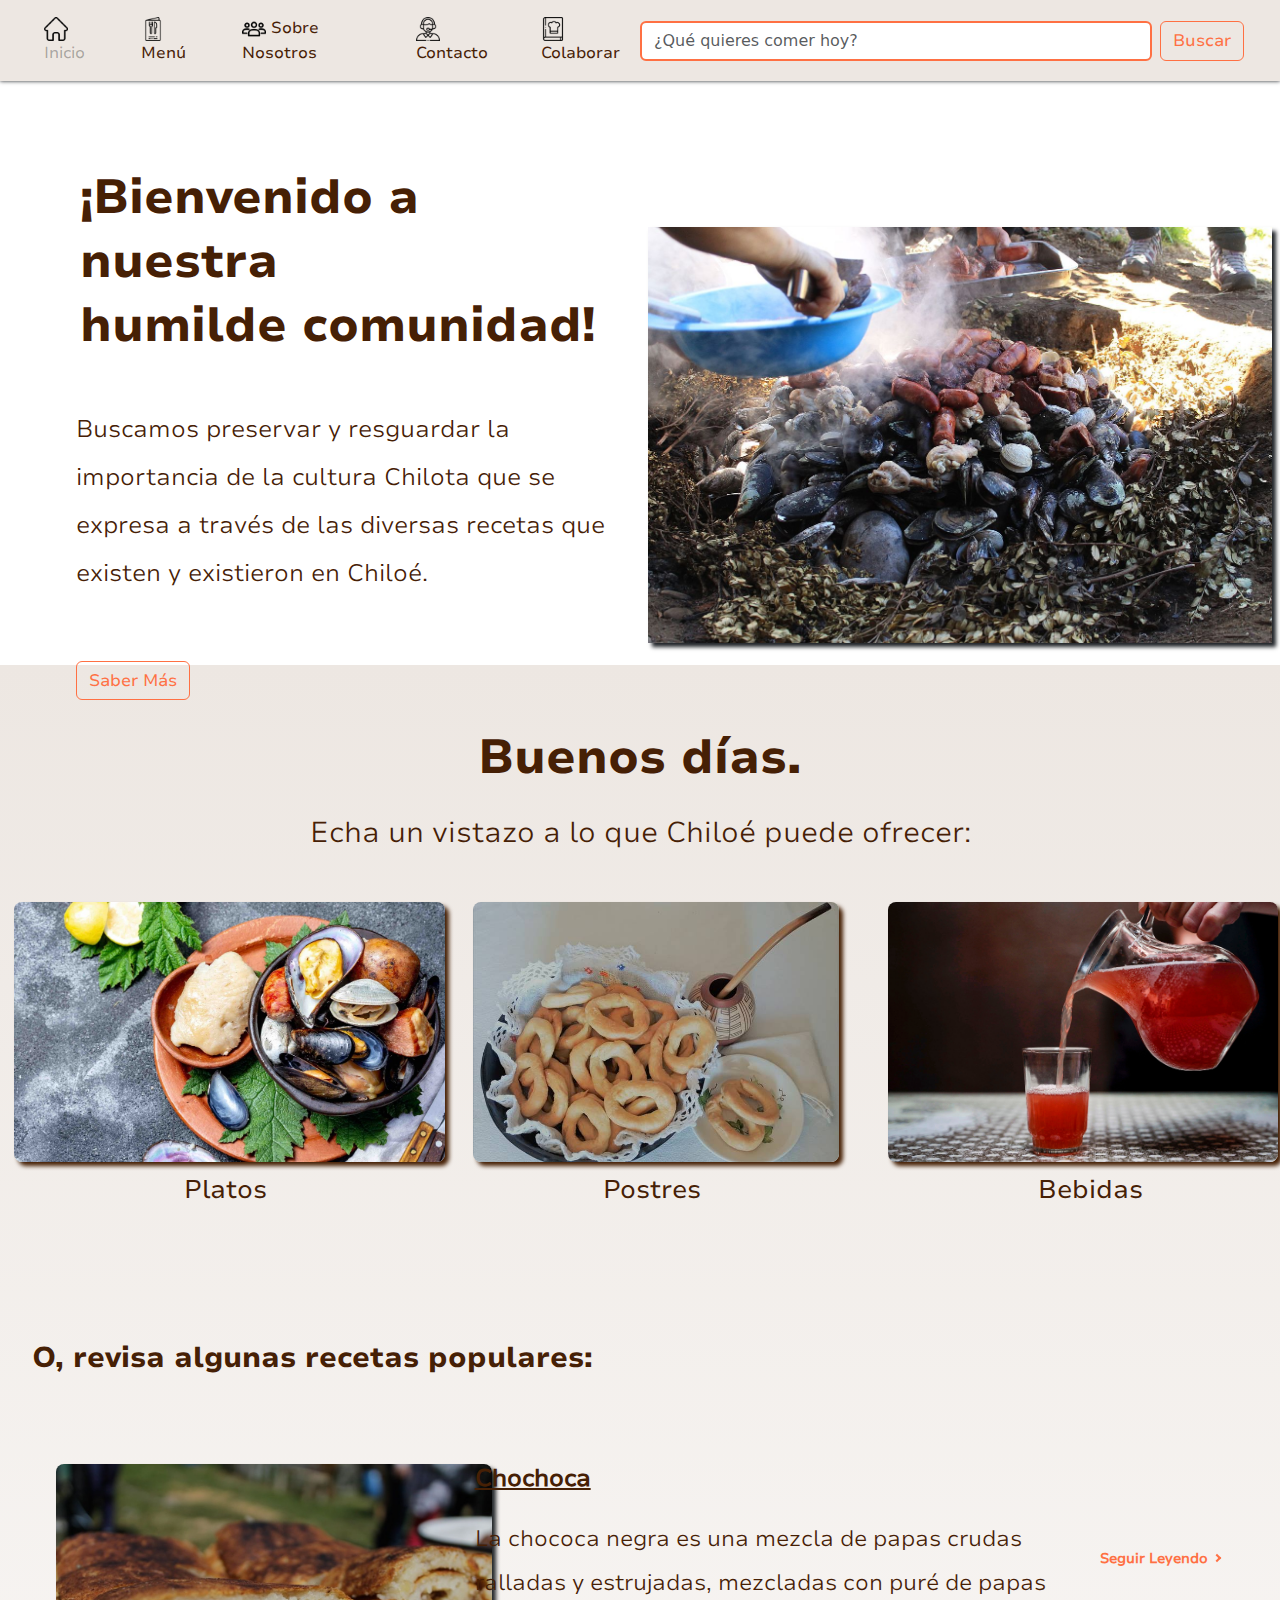
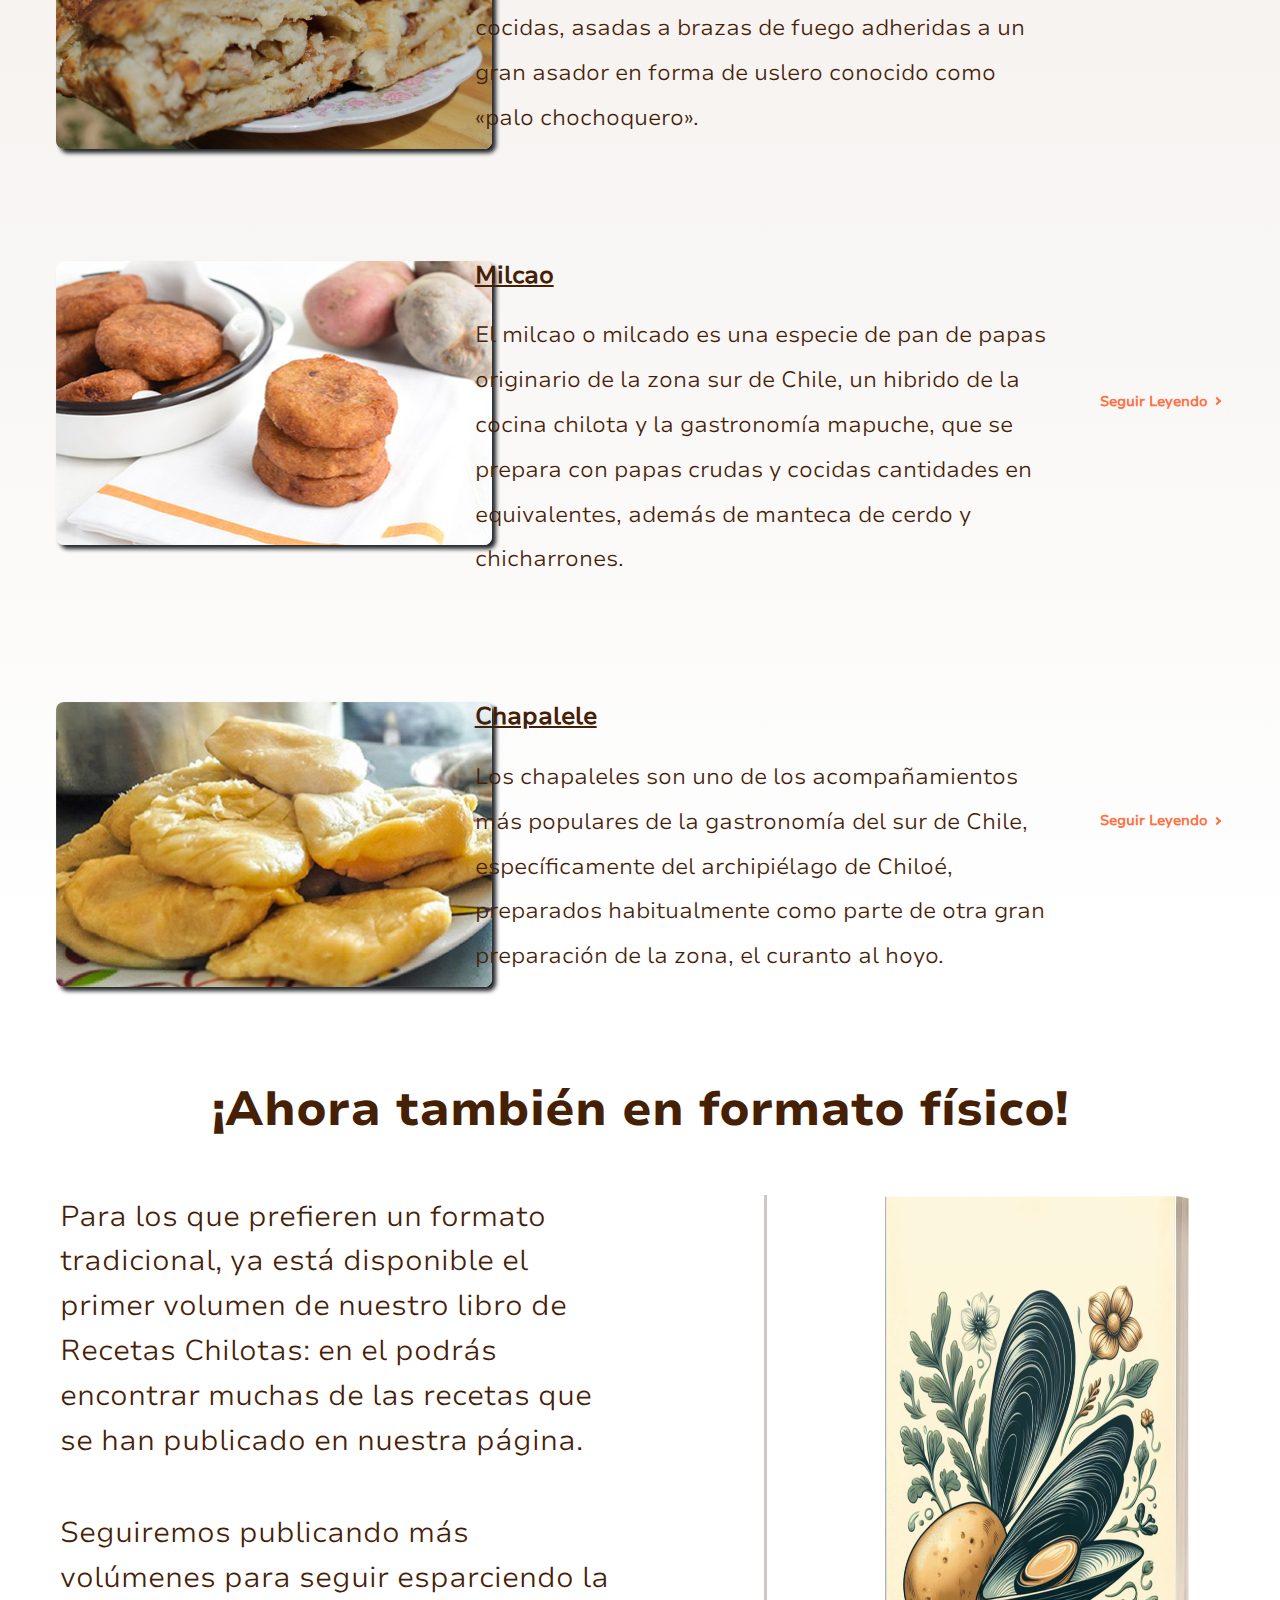
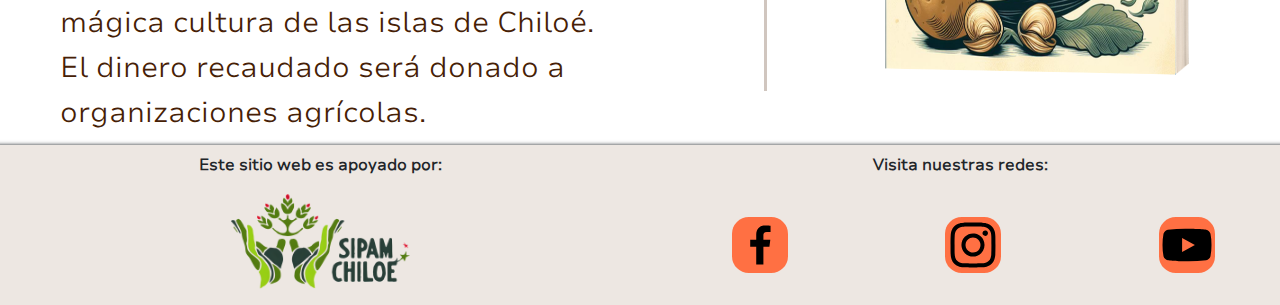
<file: index.html>
<!DOCTYPE html>
<html lang="es">
<head>

    <!-- METADATOS -->
    <meta charset="UTF-8">
    <meta name="author" content="Ignacio Díaz">
    <meta name="description" content="#">
    <meta name="keywords" content="#">
    <meta name="viewport" content="width=device-width, initial-scale=1">

    <!-- TITULO -->
    <title>Recetas Chilotas</title>

    <!-- FAVICON -->
    <link rel="icon" type="image/x-icon" href="assets/img/logo.png">

    <!-- BOOTSTRAP CSS -->
    <link rel="stylesheet" href="assets/css/bootstrap/css/bootstrap.min.css">
    <!-- CSS -->
    <link rel="stylesheet" href="assets/css/style.css">
    <!-- RESPONSIVE -->
    <link rel="stylesheet" href="assets/css/width/extra-extra-large.css">
    <link rel="stylesheet" href="assets/css/width/extra-large.css">
    <link rel="stylesheet" href="assets/css/width/large.css">
    <link rel="stylesheet" href="assets/css/width/medium.css">
    <link rel="stylesheet" href="assets/css/width/small.css">

</head>
<body>
    <!-- ENCABEZADO -->
    <header>
        <!-- BARRA DE NAVEGACION -->
        <nav class="navbar navbar-expand-lg">
            <div class="container-fluid">
                <button class="navbar-toggler" type="button" data-bs-toggle="collapse" data-bs-target="#navbarTogglerDemo01" aria-controls="navbarTogglerDemo01" aria-expanded="false" aria-label="Toggle navigation">
                    <span class="navbar-toggler-icon"></span>
                </button>
                <div class="collapse navbar-collapse" id="navbarTogglerDemo01">
                    <ul class="navbar-nav me-auto mb-2 mb-lg-0">
                        <li class="nav-item">
                            <a class="nav-link disabled ms-lg-4" aria-current="page" href="#">
                                <img src="assets/img/inicio.png" alt="Inicio">
                                Inicio</a>
                        </li>
                        <li class="nav-item">
                            <a class="nav-link ms-lg-4" href="menu.html">
                                <img src="assets/img/menu.png" alt="Menu" class="d-inline-block align-text-top">
                                Menú</a>
                        </li>
                        <li class="nav-item">
                            <a class="nav-link ms-lg-4" href="nosotros.html">
                                <img src="assets/img/nosotros.png" alt="Nosotros" class="d-inline-block align-text-top">
                                Sobre Nosotros</a>
                        </li>
                        <li class="nav-item">
                            <a class="nav-link ms-lg-4" href="contacto.html">
                                <img src="assets/img/contacto.png" alt="Contacto" class="d-inline-block align-text-top">
                                Contacto</a>
                        </li>
                        <li class="nav-item">
                            <a class="nav-link ms-lg-4" href="colaborar.html">
                                <img src="assets/img/colaborar.png" alt="Colaborar" class="d-inline-block align-text-top">
                                Colaborar</a>
                        </li>
                    </ul>
                    <form class="d-flex" role="search">
                        <input class="form-control me-2" type="search" placeholder="¿Qué quieres comer hoy?" aria-label="Search">
                        <button class="btn btn-outline-success me-4" type="submit">Buscar</button>
                    </form>
                </div>
            </div>
        </nav>
    </header>

    <!-- SECCION BIENVENIDA -->
    <section class="seccion-bienvenida">
        <div class="container-fluid">
            <div class="row">
                <div class="col-sm-12 col-md-12 col-lg-6 col-xl-6 col-xxl-6">
                    <h1>¡Bienvenido a nuestra <br> humilde comunidad!</h1>
                    <p>Buscamos preservar y resguardar la importancia de la cultura Chilota que se expresa a través de las diversas recetas que existen y existieron en Chiloé.</p>
                    <a class="btn" href="nosotros.html" role="button">Saber Más</a>
                </div>
                <div class="col-lg-6 col-xl-6 col-xxl-6 d-flex justify-content-center align-items-center">
                    <img src="assets/img/curanto-al-hoyo.jpg" alt="Curanto al Hoyo">
                </div>
            </div>
        </div>
    </section>


    <!-- SECCION 'OFRECER' -->
    <section class="seccion-ofrecer">
        <div class="container-fluid">
            <div class="row">
                <div class="col-sm-12 col-md-12 col-lg-12 col-xl-12 col-xxl-12">
                    <h1 class="d-flex justify-content-center">Buenos días.</h1>
                    <p class="d-flex justify-content-center">Echa un vistazo a lo que Chiloé puede ofrecer:</p>
                </div>
            </div>
            <div class="row">
                <div class="col-sm-4 col-md-4 col-lg-4 col-xl-4 col-xxl-4 d-flex justify-content-center">
                    <a href="menu.html">
                        <img src="assets/img/curanto.jpg" alt="Curanto">
                    </a>
                </div>
                <div class="col-sm-4 col-md-4 col-lg-4 col-xl-4 col-xxl-4 d-flex justify-content-center">
                    <a href="menu.html">
                        <img src="assets/img/roscas.jpg" alt="Roscas">
                    </a>
                </div>
                <div class="col-sm-4 col-md-4 col-lg-4 col-xl-4 col-xxl-4 d-flex justify-content-center">
                    <a href="menu.html">
                        <img src="assets/img/chicha.jpg" alt="Chicha">
                    </a>
                </div>
            </div>
            <div class="row">
                <div class="col-sm-4 col-md-4 col-lg-4 col-xl-4 col-xxl-4 d-flex justify-content-center">
                    <a href="menu.html">
                        <h2 class="ms-sm-2 ms-lg-4">Platos</h2>
                    </a>
                </div>
                <div class="col-sm-4 col-md-4 col-lg-4 col-xl-4 col-xxl-4 d-flex justify-content-center">
                    <a href="menu.html">
                        <h2 class="ms-sm-2 ms-lg-4">Postres</h2>
                    </a>
                </div>
                <div class="col-sm-4 col-md-4 col-lg-4 col-xl-4 col-xxl-4 d-flex justify-content-center">
                    <a href="menu.html">
                        <h2 class="ms-sm-2 ms-lg-5">Bebidas</h2>
                    </a>
                </div>
            </div>
                <!-- SECCION POPULARES -->
                <section class="seccion-populares">
                    <div class="container-fluid">
                        <div class="row">
                            <div class="col-sm-12 col-md-12 col-lg-12 col-xl-12 col-xxl-12">
                                <h1 class="ms-2">O, revisa algunas recetas populares:</h1>
                            </div>
                        </div>
                        <div class="row">
                            <div class="mt-sm-3 col-sm-12 col-md-12 col-lg-3 col-xl-4 col-xxl-4 mt-lg-4">
                                <div class="mt-lg-4">
                                    <img src="assets/img/chochoca.jpg" alt="Chochoca">
                                </div>
                            </div>
                            <div class="col-sm-9 col-md-9 col-lg-6 col-xl-6 col-xxl-6 mt-lg-4">
                                <h2>Chochoca</h2>
                                <p>La chococa negra es una mezcla de papas crudas ralladas y estrujadas, mezcladas con puré de papas cocidas, asadas a brazas de fuego adheridas a un gran asador en forma de uslero conocido como «palo chochoquero».</p>
                            </div>
                            <div class="col-sm-3 col-md-3 col-lg-3 col-xl-2 col-xxl-2 mt-lg-4 mb-sm-5 d-flex justify-content-center align-items-center">
                                <a href="recetas/chochoca.html">
                                    <button class="arrow-button">
                                        Seguir Leyendo
                                        <span class="arrow"></span>
                                    </button>
                                </a>
                            </div>
                        </div>
                        <div class="row">
                            <div class="col-sm-12 col-md-12 col-lg-3 col-xl-4 col-xxl-4 mt-lg-5">
                                <div class="mt-lg-4">
                                    <img src="assets/img/milcao.jpg" alt="Milcao">
                                </div>
                            </div>
                            <div class="col-sm-9 col-md-9 col-lg-6 col-xl-6 col-xxl-6 mt-lg-5">
                                <h2>Milcao</h2>
                                <p>El milcao o milcado es una especie de pan de papas originario de la zona sur de Chile, un hibrido de la cocina chilota y la gastronomía mapuche, que se prepara con papas crudas y cocidas cantidades en equivalentes, además de manteca de cerdo y chicharrones.</p>
                            </div>
                            <div class="col-sm-3 col-md-3 col-lg-3 col-xl-2 col-xxl-2 mt-lg-5 d-flex justify-content-center align-items-center">
                                <a href="recetas/milcao.html">
                                    <button class="arrow-button">
                                        Seguir Leyendo
                                        <span class="arrow"></span>
                                    </button>
                                </a>
                            </div>
                        </div>
                        <div class="row">
                            <div class="col-sm-12 col-md-12 col-lg-3 col-xl-4 col-xxl-4 mt-lg-5">
                                <div class="mt-lg-4">
                                    <img src="assets/img/chapalele.png" alt="Chapalele">
                                </div>
                            </div>
                            <div class="col-sm-9 col-md-9 col-lg-6 col-xl-6 col-xxl-6 mt-lg-5">
                                <h2>Chapalele</h2>
                                <p>Los chapaleles son uno de los acompañamientos más populares de la gastronomía del sur de Chile, específicamente del archipiélago de Chiloé, preparados habitualmente como parte de otra gran preparación de la zona, el curanto al hoyo.</p>
                            </div>
                            <div class="col-sm-3 col-md-3 col-lg-3 col-xl-2 col-xxl-2 mt-lg-5 d-flex justify-content-center align-items-center">
                                <a href="recetas/chapalele.html">
                                    <button class="arrow-button">
                                        Seguir Leyendo
                                        <span class="arrow"></span>
                                    </button>
                                </a>
                            </div>
                        </div>
                    </div>
                </section>
          </div>
    </section>


    <!-- SECCION LIBRO -->
    <section>
        <div class="container-fluid seccion-libro">
            <div class="row">
                <div class="col-sm-12 col-lg-12 col-xl-12 col-xxl-12 d-flex justify-content-center">
                    <h1>¡Ahora también en formato físico!</h1>
                </div>
            </div>
            <div class="row">
                <div class="col-sm-12 col-lg-6 col-xl-6 col-xxl-6">
                    <p class="ms-lg-5">Para los que prefieren un formato tradicional, ya está disponible el primer volumen de nuestro libro de Recetas Chilotas: en el podrás encontrar muchas de las recetas que se han publicado en nuestra página.</p>
                    <p class="ms-lg-5">Seguiremos publicando más volúmenes para seguir esparciendo la mágica cultura de las islas de Chiloé. El dinero recaudado será donado a organizaciones agrícolas.</p>
                </div>
                <div class="col-sm-1 col-lg-1 col-xl-1 col-xxl-1">
                    <hr class="mt-lg-5">
                </div>
                <div class="col-sm-12 col-lg-5 col-xl-5 col-xxl-5">
                    <div class="d-flex justify-content-lg-center mt-lg-5 ms-lg-5">
                        <a href="https://www.amazon.com/books-used-books-textbooks/b?ie=UTF8&node=283155">
                            <img src="assets/img/libro.png" alt="Libro">
                        </a>
                    </div>
                </div>
            </div>
        </div>
    </section>


    <!-- PIE DE PÁGINA -->
    <footer>
        <section class="pie">
            <div class="container-fluid">
                <div class="row">
                    <div class="col-sm-6 col-md-6 col-lg-6 col-xl-6 col-xxl-6 d-flex justify-content-center mt-2">
                        <p>Este sitio web es apoyado por:</p>
                    </div>
                    <div class="col-sm-6 col-md-6 col-lg-6 col-xl-6 col-xxl-6 d-flex justify-content-center mt-2">
                        <p>Visita nuestras redes:</p>
                    </div>
                </div>
                <div class="row">
                    <div class="col-sm-6 col-md-6 col-lg-6 col-xl-6 col-xxl-6">
                            <a href="https://sipamchiloe.minagri.gob.cl/" class="d-flex justify-content-center">
                                <img src="assets/img/logo-sipam.png" alt="SIPAM">
                            </a>
                    </div>
                    <div class="col-sm-2 col-md-2 col-lg-2 col-xl-2 col-xxl-2 redes">
                        <a href="https://www.facebook.com">
                            <img src="assets/img/facebook.svg" alt="Facebook">
                        </a>
                    </div>
                    <div class="col-sm-2 col-md-2 col-lg-2 col-xl-2 col-xxl-2 redes">
                        <a href="https://www.instagram.com">
                            <img src="assets/img/instagram.svg" alt="Instagram">
                        </a>
                    </div>
                    <div class="col-sm-2 col-md-2 col-lg-2 col-xl-2 col-xxl-2 redes">
                        <div>
                            <a href="https://www.youtube.com/">
                                <img src="assets/img/youtube.svg" alt="YouTube">
                            </a>
                        </div>
                    </div>
                </div>
            </div>
        </section>
    </footer>
    

    <!-- BOOTSTRAP JS -->
    <script src="assets/js/bootstrap/js/bootstrap.bundle.min.js"></script>
</body>
</html>
</file>
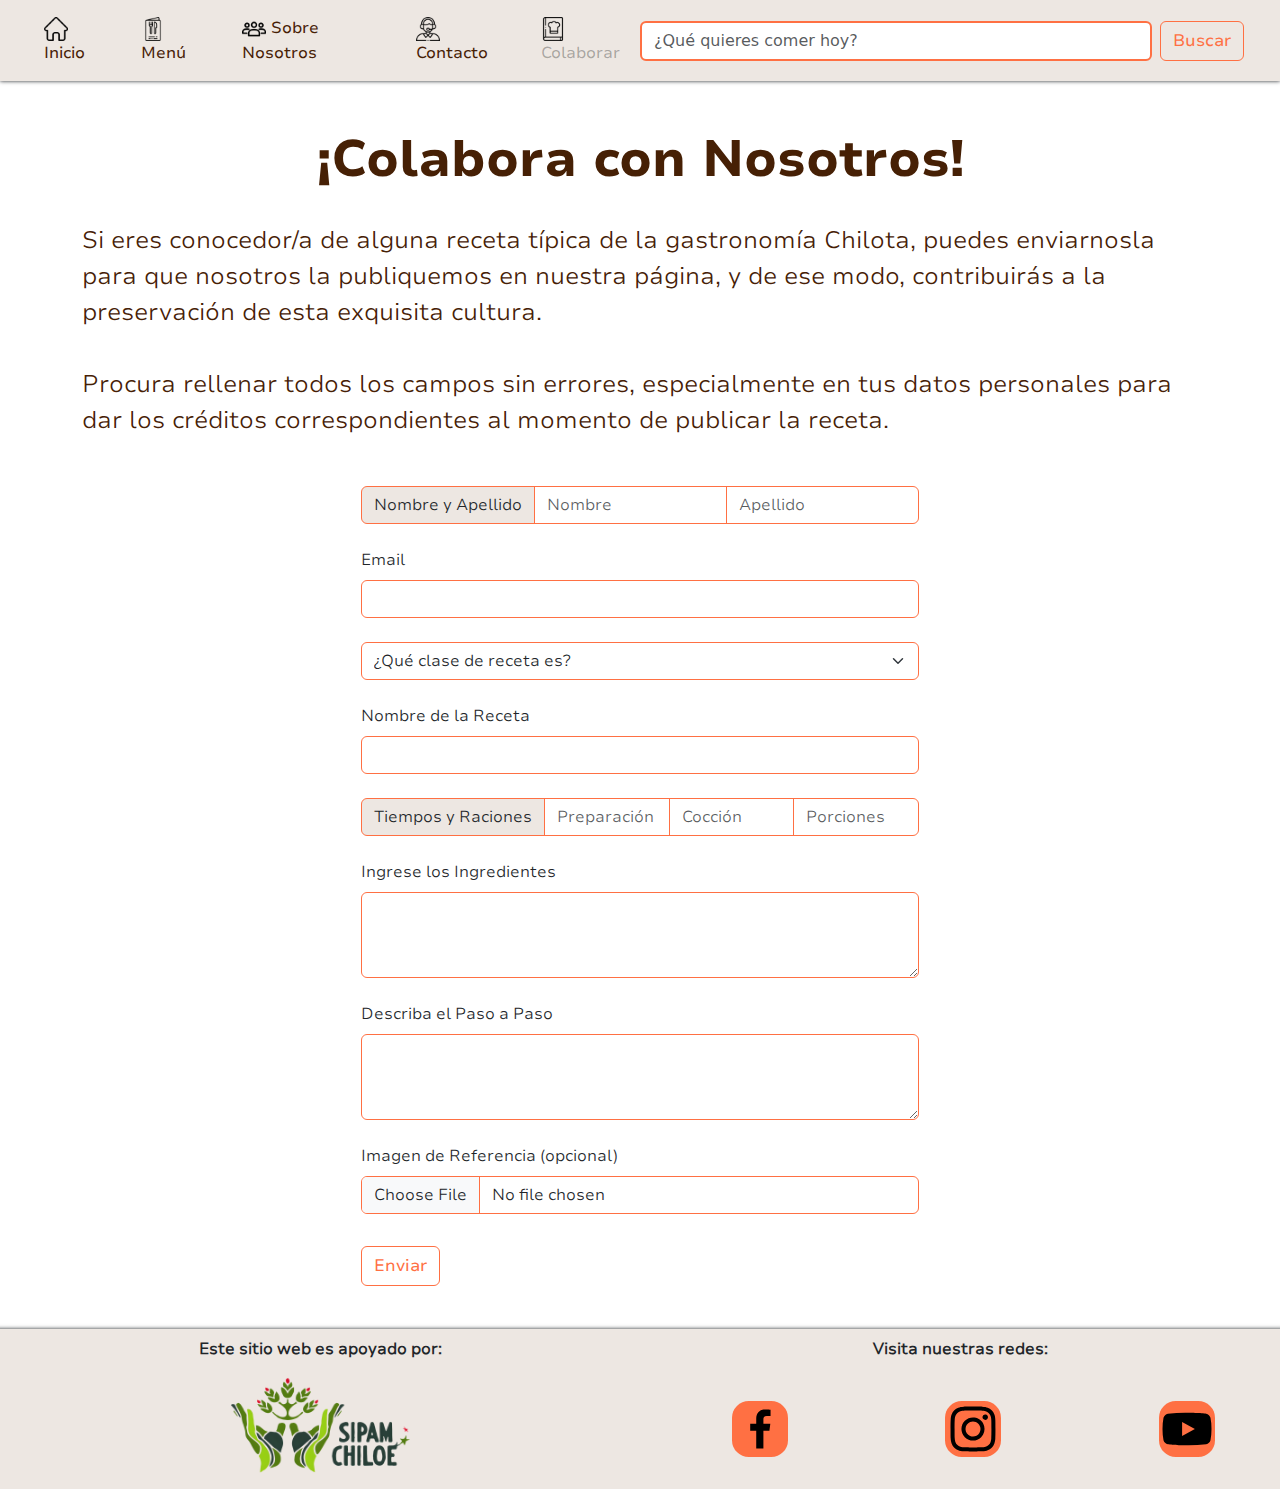
<file: colaborar.html>
<!DOCTYPE html>
<html lang="es">
<head>

    <!-- METADATOS -->
    <meta charset="UTF-8">
    <meta name="author" content="Ignacio Díaz">
    <meta name="description" content="#">
    <meta name="keywords" content="#">
    <meta name="viewport" content="width=device-width, initial-scale=1">

    <!-- TITULO -->
    <title>Colaborar | Recetas Chilotas</title>

    <!-- FAVICON -->
    <link rel="icon" type="image/x-icon" href="assets/img/logo.png">

    <!-- BOOTSTRAP CSS -->
    <link rel="stylesheet" href="assets/css/bootstrap/css/bootstrap.min.css">
    <!-- CSS -->
    <link rel="stylesheet" href="assets/css/style.css">
    <!-- RESPONSIVE -->
    <link rel="stylesheet" href="assets/css/width/extra-extra-large.css">
    <link rel="stylesheet" href="assets/css/width/extra-large.css">
    <link rel="stylesheet" href="assets/css/width/large.css">
    <link rel="stylesheet" href="assets/css/width/medium.css">
    <link rel="stylesheet" href="assets/css/width/small.css">

</head>
<body>
    <!-- ENCABEZADO -->
    <header>
        <!-- BARRA DE NAVEGACION -->
        <nav class="navbar navbar-expand-lg">
            <div class="container-fluid">
                <button class="navbar-toggler" type="button" data-bs-toggle="collapse" data-bs-target="#navbarTogglerDemo01" aria-controls="navbarTogglerDemo01" aria-expanded="false" aria-label="Toggle navigation">
                    <span class="navbar-toggler-icon"></span>
                </button>
                <div class="collapse navbar-collapse" id="navbarTogglerDemo01">
                    <ul class="navbar-nav me-auto mb-2 mb-lg-0">
                        <li class="nav-item">
                            <a class="nav-link ms-lg-4" aria-current="page" href="index.html">
                                <img src="assets/img/inicio.png" alt="Inicio">
                                Inicio</a>
                        </li>
                        <li class="nav-item">
                            <a class="nav-link ms-lg-4" href="menu.html">
                                <img src="assets/img/menu.png" alt="Menu" class="d-inline-block align-text-top">
                                Menú</a>
                        </li>
                        <li class="nav-item">
                            <a class="nav-link ms-lg-4" href="nosotros.html">
                                <img src="assets/img/nosotros.png" alt="Nosotros" class="d-inline-block align-text-top">
                                Sobre Nosotros</a>
                        </li>
                        <li class="nav-item">
                            <a class="nav-link ms-lg-4" href="contacto.html">
                                <img src="assets/img/contacto.png" alt="Contacto" class="d-inline-block align-text-top">
                                Contacto</a>
                        </li>
                        <li class="nav-item">
                            <a class="nav-link disabled ms-lg-4" href="colaborar.html">
                                <img src="assets/img/colaborar.png" alt="Colaborar" class="d-inline-block align-text-top">
                                Colaborar</a>
                        </li>
                    </ul>
                    <form class="d-flex" role="search">
                        <input class="form-control me-2" type="search" placeholder="¿Qué quieres comer hoy?" aria-label="Search">
                        <button class="btn btn-outline-success me-4" type="submit">Buscar</button>
                    </form>
                </div>
            </div>
        </nav>
    </header>

    <!-- FORMULARIO -->
    <section class="seccion-formulario seccion-formulario2">
        <div class="container">
            <div class="row">
                <div class="col-sm-12 col-md-12 col-lg-12 col-xl-12 col-xxl-12">
                    <h1 class="text-center mt-5">¡Colabora con Nosotros!</h1>
                </div>
            </div>
            <div class="row">
                <div class="col-sm-12 col-md-12 col-lg-12 col-xl-12 col-xxl-12">
                    <p class="mt-4">Si eres conocedor/a de alguna receta típica de la gastronomía Chilota, puedes enviarnosla
                        para que nosotros la publiquemos en nuestra página, y de ese modo, contribuirás a la
                        preservación de esta exquisita cultura.
                        <br>
                        <br>
                        Procura rellenar todos los campos sin errores, especialmente en tus datos personales
                        para dar los créditos correspondientes al momento de publicar la receta.</p>
                </div>
                <div class="col-sm-12 col-md-12 col-lg-12 col-xl-12 col-xxl-12">
                    <form class="colaborar-form">
                        <div class="input-group mb-4">
                            <span class="input-group-text">Nombre y Apellido</span>
                            <input type="text" aria-label="First name" class="form-control" placeholder="Nombre">
                            <input type="text" aria-label="Last name" class="form-control" placeholder="Apellido">
                        </div>
                        <div class="mb-4">
                            <label for="exampleInputEmail1" class="form-label">Email</label>
                            <input type="email" class="form-control" id="exampleInputEmail1" aria-describedby="emailHelp">
                        </div>
                        <div class="mb-4">
                            <select class="form-select" aria-label="Small select example">
                                <option selected>¿Qué clase de receta es?</option>
                                <option value="1">Plato</option>
                                <option value="2">Bebida</option>
                                <option value="3">Postre</option>
                            </select>
                        </div>
                        <div class="mb-4">
                            <label for="NombreReceta" class="form-label">Nombre de la Receta</label>
                            <input type="email" class="form-control" id="NombreReceta" aria-describedby="emailHelp">
                        </div>
                        <div class="input-group mb-4">
                            <span class="input-group-text">Tiempos y Raciones</span>
                            <input type="text" aria-label="First name" class="form-control" placeholder="Preparación">
                            <input type="text" aria-label="Last name" class="form-control" placeholder="Cocción">
                            <input type="text" aria-label="Last name" class="form-control" placeholder="Porciones">
                        </div>
                        <div class="mb-4">
                            <label for="exampleFormControlTextarea1" class="form-label">Ingrese los Ingredientes</label>
                            <textarea class="form-control" id="exampleFormControlTextarea1" rows="3"></textarea>
                        </div>
                        <div class="mb-4">
                            <label for="PasoAPaso" class="form-label">Describa el Paso a Paso</label>
                            <textarea class="form-control" id="PasoAPaso" rows="3"></textarea>
                        </div>
                        <div class="mb-4">
                            <label for="formFile" class="form-label">Imagen de Referencia (opcional)</label>
                            <input class="form-control" type="file" id="formFile">
                        </div>
                        <div class="mb-3">
                            <button type="submit" class="btn btn-primary mt-2">Enviar</button>
                        </div>
                    </form>
                </div>
            </div>
        </div>
    </section>

    <!-- PIE DE PÁGINA -->
    <footer>
        <section class="pie">
            <div class="container-fluid">
                <div class="row">
                    <div class="col-sm-6 col-md-6 col-lg-6 col-xl-6 col-xxl-6 d-flex justify-content-center mt-2">
                        <p>Este sitio web es apoyado por:</p>
                    </div>
                    <div class="col-sm-6 col-md-6 col-lg-6 col-xl-6 col-xxl-6 d-flex justify-content-center mt-2">
                        <p>Visita nuestras redes:</p>
                    </div>
                </div>
                <div class="row">
                    <div class="col-sm-6 col-md-6 col-lg-6 col-xl-6 col-xxl-6">
                        <a href="https://sipamchiloe.minagri.gob.cl/" class="d-flex justify-content-center">
                            <img src="assets/img/logo-sipam.png" alt="SIPAM">
                        </a>
                    </div>
                    <div class="col-sm-2 col-md-2 col-lg-2 col-xl-2 col-xxl-2 redes">
                        <a href="https://www.facebook.com">
                            <img src="assets/img/facebook.svg" alt="Facebook">
                        </a>
                    </div>
                    <div class="col-sm-2 col-md-2 col-lg-2 col-xl-2 col-xxl-2 redes">
                        <a href="https://www.instagram.com">
                            <img src="assets/img/instagram.svg" alt="Instagram">
                        </a>
                    </div>
                    <div class="col-sm-2 col-md-2 col-lg-2 col-xl-2 col-xxl-2 redes">
                        <div>
                            <a href="https://www.youtube.com/">
                                <img src="assets/img/youtube.svg" alt="YouTube">
                            </a>
                        </div>
                    </div>
                </div>
            </div>
        </section>
    </footer>


<!-- BOOTSTRAP JS -->
<script src="assets/js/bootstrap/js/bootstrap.bundle.min.js"></script>
</body>
</html>
</file>
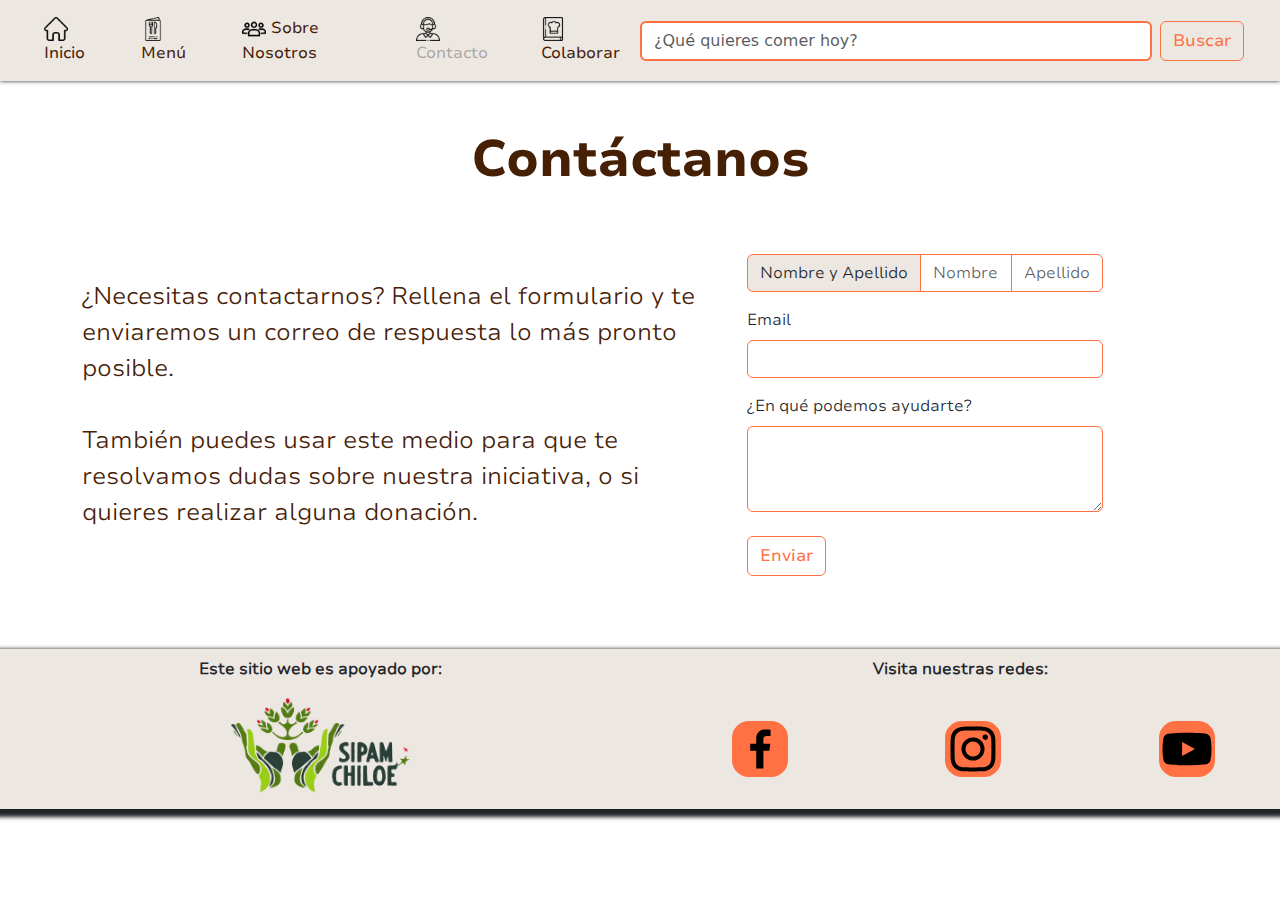
<file: contacto.html>
<!DOCTYPE html>
<html lang="es">
<head>

    <!-- METADATOS -->
    <meta charset="UTF-8">
    <meta name="author" content="Ignacio Díaz">
    <meta name="description" content="#">
    <meta name="keywords" content="#">
    <meta name="viewport" content="width=device-width, initial-scale=1">

    <!-- TITULO -->
    <title>Contacto | Recetas Chilotas</title>

    <!-- FAVICON -->
    <link rel="icon" type="image/x-icon" href="assets/img/logo.png">

    <!-- BOOTSTRAP CSS -->
    <link rel="stylesheet" href="assets/css/bootstrap/css/bootstrap.min.css">
    <!-- CSS -->
    <link rel="stylesheet" href="assets/css/style.css">
    <!-- RESPONSIVE -->
    <link rel="stylesheet" href="assets/css/width/extra-extra-large.css">
    <link rel="stylesheet" href="assets/css/width/extra-large.css">
    <link rel="stylesheet" href="assets/css/width/large.css">
    <link rel="stylesheet" href="assets/css/width/medium.css">
    <link rel="stylesheet" href="assets/css/width/small.css">

</head>
<body>
    <!-- ENCABEZADO -->
    <header>
        <!-- BARRA DE NAVEGACION -->
        <nav class="navbar navbar-expand-lg">
            <div class="container-fluid">
                <button class="navbar-toggler" type="button" data-bs-toggle="collapse" data-bs-target="#navbarTogglerDemo01" aria-controls="navbarTogglerDemo01" aria-expanded="false" aria-label="Toggle navigation">
                    <span class="navbar-toggler-icon"></span>
                </button>
                <div class="collapse navbar-collapse" id="navbarTogglerDemo01">
                    <ul class="navbar-nav me-auto mb-2 mb-lg-0">
                        <li class="nav-item">
                            <a class="nav-link ms-lg-4" aria-current="page" href="index.html">
                                <img src="assets/img/inicio.png" alt="Inicio">
                                Inicio</a>
                        </li>
                        <li class="nav-item">
                            <a class="nav-link ms-lg-4" href="menu.html">
                                <img src="assets/img/menu.png" alt="Menu" class="d-inline-block align-text-top">
                                Menú</a>
                        </li>
                        <li class="nav-item">
                            <a class="nav-link ms-lg-4" href="nosotros.html">
                                <img src="assets/img/nosotros.png" alt="Nosotros" class="d-inline-block align-text-top">
                                Sobre Nosotros</a>
                        </li>
                        <li class="nav-item">
                            <a class="nav-link disabled ms-lg-4" href="contacto.html">
                                <img src="assets/img/contacto.png" alt="Contacto" class="d-inline-block align-text-top">
                                Contacto</a>
                        </li>
                        <li class="nav-item">
                            <a class="nav-link ms-lg-4" href="colaborar.html">
                                <img src="assets/img/colaborar.png" alt="Colaborar" class="d-inline-block align-text-top">
                                Colaborar</a>
                        </li>
                    </ul>
                    <form class="d-flex" role="search">
                        <input class="form-control me-2" type="search" placeholder="¿Qué quieres comer hoy?" aria-label="Search">
                        <button class="btn btn-outline-success me-4" type="submit">Buscar</button>
                    </form>
                </div>
            </div>
        </nav>
    </header>

    <!-- FORMULARIO -->
    <section class="seccion-formulario">
        <div class="container">
            <div class="row">
                <div class="col-sm-12 col-md-12 col-lg-12 col-xl-12 col-xxl-12">
                    <h1 class="text-center mt-5">Contáctanos</h1>
                </div>
            </div>
            <div class="row">
                <div class="col-sm-12 col-md-12 col-lg-7 col-xl-7 col-xxl-7">
                    <p>¿Necesitas contactarnos? Rellena el formulario y te enviaremos un correo de respuesta
                        lo más pronto posible.
                    <br>
                    <br>
                        También puedes usar este medio para que te resolvamos dudas sobre nuestra iniciativa,
                        o si quieres realizar alguna donación.</p>
                </div>
                <div class="col-sm-12 col-md-12 col-lg-4 col-xl-4 col-xxl-4">
                    <form class="contacto-form" style="margin-top: 3.5rem;">
                        <div class="input-group mb-3">
                            <span class="input-group-text">Nombre y Apellido</span>
                            <input type="text" aria-label="First name" class="form-control" placeholder="Nombre">
                            <input type="text" aria-label="Last name" class="form-control" placeholder="Apellido">
                        </div>
                        <div class="mb-3">
                            <label for="exampleInputEmail1" class="form-label">Email</label>
                            <input type="email" class="form-control" id="exampleInputEmail1" aria-describedby="emailHelp">
                        </div>
                        <div class="mb-3">
                            <label for="exampleFormControlTextarea1" class="form-label">¿En qué podemos ayudarte?</label>
                            <textarea class="form-control" id="exampleFormControlTextarea1" rows="3"></textarea>
                        </div>
                        <div class="mb-3">
                            <button type="submit" class="btn btn-primary mt-2">Enviar</button>
                        </div>
                    </form>
                </div>
                <div class="col-lg-1 col-xl-1 col-xxl-1"></div>
            </div>
        </div>
    </section>

    <!-- PIE DE PÁGINA -->
    <footer>
        <section class="pie">
            <div class="container-fluid">
                <div class="row">
                    <div class="col-sm-6 col-md-6 col-lg-6 col-xl-6 col-xxl-6 d-flex justify-content-center mt-2">
                        <p>Este sitio web es apoyado por:</p>
                    </div>
                    <div class="col-sm-6 col-md-6 col-lg-6 col-xl-6 col-xxl-6 d-flex justify-content-center mt-2">
                        <p>Visita nuestras redes:</p>
                    </div>
                </div>
                <div class="row">
                    <div class="col-sm-6 col-md-6 col-lg-6 col-xl-6 col-xxl-6">
                        <a href="https://sipamchiloe.minagri.gob.cl/" class="d-flex justify-content-center">
                            <img src="assets/img/logo-sipam.png" alt="SIPAM">
                        </a>
                    </div>
                    <div class="col-sm-2 col-md-2 col-lg-2 col-xl-2 col-xxl-2 redes">
                        <a href="https://www.facebook.com">
                            <img src="assets/img/facebook.svg" alt="Facebook">
                        </a>
                    </div>
                    <div class="col-sm-2 col-md-2 col-lg-2 col-xl-2 col-xxl-2 redes">
                        <a href="https://www.instagram.com">
                            <img src="assets/img/instagram.svg" alt="Instagram">
                        </a>
                    </div>
                    <div class="col-sm-2 col-md-2 col-lg-2 col-xl-2 col-xxl-2 redes">
                        <div>
                            <a href="https://www.youtube.com/">
                                <img src="assets/img/youtube.svg" alt="YouTube">
                            </a>
                        </div>
                    </div>
                </div>
            </div>
        </section>
    </footer>


<!-- BOOTSTRAP JS -->
<script src="assets/js/bootstrap/js/bootstrap.bundle.min.js"></script>
</body>
</html>
</file>
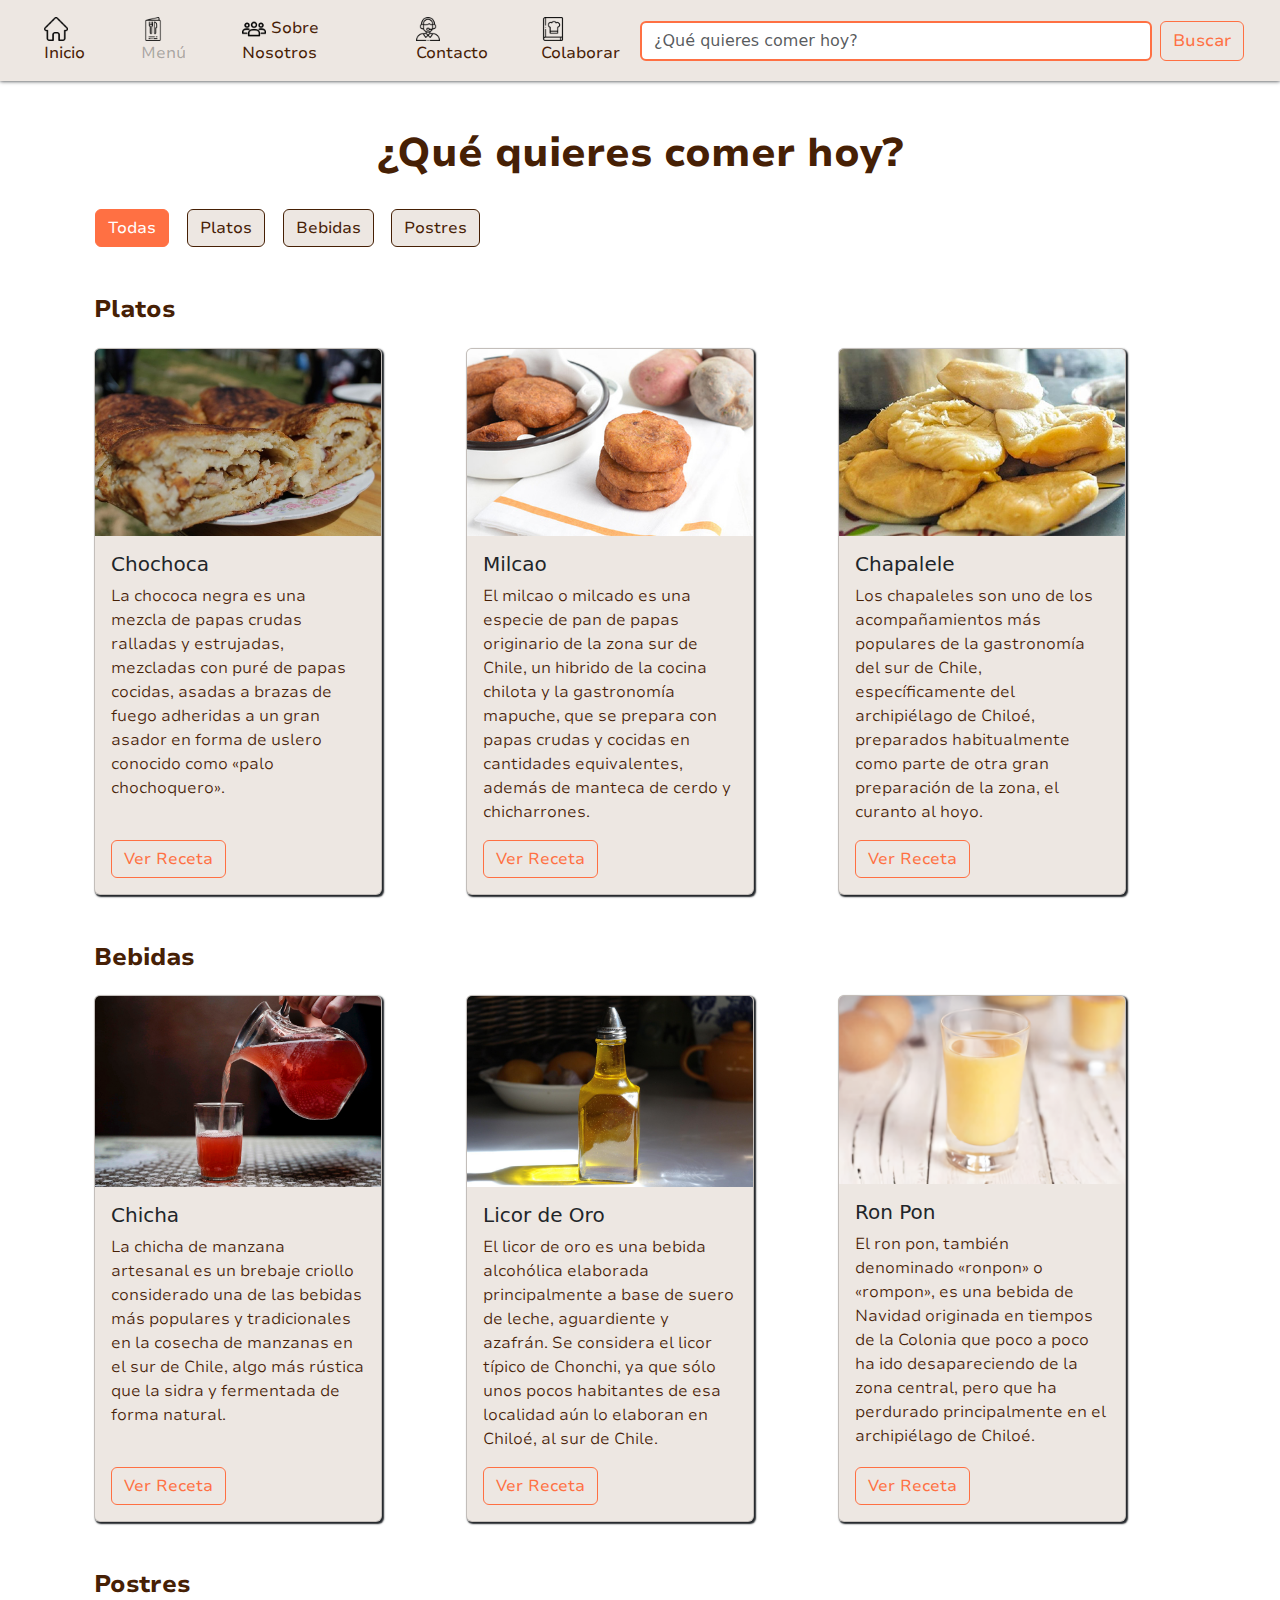
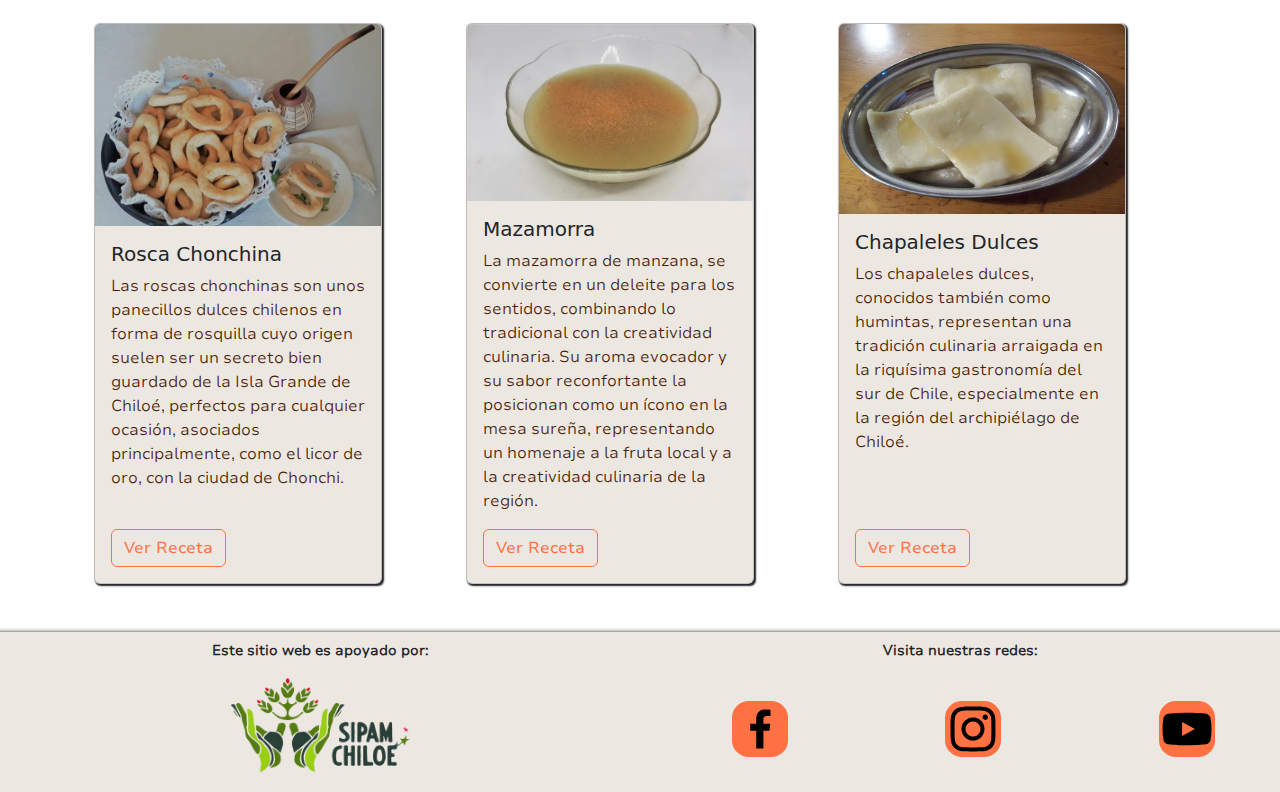
<file: menu.html>
<!DOCTYPE html>
<html lang="es">
<head>

    <!-- METADATOS -->
    <meta charset="UTF-8">
    <meta name="author" content="Ignacio Díaz">
    <meta name="viewport" content="width=device-width, initial-scale=1">

    <!-- TITULO -->
    <title>Menú | Recetas Chilotas</title>

    <!-- FAVICON -->
    <link rel="icon" type="image/x-icon" href="assets/img/logo.png">

    <!-- BOOTSTRAP CSS -->
    <link rel="stylesheet" href="assets/css/bootstrap/css/bootstrap.min.css">
    <!-- CSS -->
    <link rel="stylesheet" href="assets/css/style.css">
    <!-- RESPONSIVE -->
    <link rel="stylesheet" href="assets/css/width/extra-extra-large.css">
    <link rel="stylesheet" href="assets/css/width/extra-large.css">
    <link rel="stylesheet" href="assets/css/width/large.css">
    <link rel="stylesheet" href="assets/css/width/medium.css">
    <link rel="stylesheet" href="assets/css/width/small.css">

</head>
<body>
    <!-- ENCABEZADO -->
    <header>
        <!-- BARRA DE NAVEGACION -->
        <nav class="navbar navbar-expand-lg">
            <div class="container-fluid">
                <button class="navbar-toggler" type="button" data-bs-toggle="collapse" data-bs-target="#navbarTogglerDemo01" aria-controls="navbarTogglerDemo01" aria-expanded="false" aria-label="Toggle navigation">
                    <span class="navbar-toggler-icon"></span>
                </button>
                <div class="collapse navbar-collapse" id="navbarTogglerDemo01">
                    <ul class="navbar-nav me-auto mb-2 mb-lg-0">
                        <li class="nav-item">
                            <a class="nav-link ms-lg-4" aria-current="page" href="index.html">
                                <img src="assets/img/inicio.png" alt="Inicio">
                                Inicio</a>
                        </li>
                        <li class="nav-item">
                            <a class="nav-link disabled ms-lg-4" href="menu.html">
                                <img src="assets/img/menu.png" alt="Menu" class="d-inline-block align-text-top">
                                Menú</a>
                        </li>
                        <li class="nav-item">
                            <a class="nav-link ms-lg-4" href="nosotros.html">
                                <img src="assets/img/nosotros.png" alt="Nosotros" class="d-inline-block align-text-top">
                                Sobre Nosotros</a>
                        </li>
                        <li class="nav-item">
                            <a class="nav-link ms-lg-4" href="contacto.html">
                                <img src="assets/img/contacto.png" alt="Contacto" class="d-inline-block align-text-top">
                                Contacto</a>
                        </li>
                        <li class="nav-item">
                            <a class="nav-link ms-lg-4" href="colaborar.html">
                                <img src="assets/img/colaborar.png" alt="Colaborar" class="d-inline-block align-text-top">
                                Colaborar</a>
                        </li>
                    </ul>
                    <form class="d-flex" role="search">
                        <input class="form-control me-2" type="search" placeholder="¿Qué quieres comer hoy?" aria-label="Search">
                        <button class="btn btn-outline-success me-4" type="submit">Buscar</button>
                    </form>
                </div>
            </div>
        </nav>
    </header>

    <!-- SECCIÓN MENU -->
    <section class="seccion-menu">
        <div class="container">
            <div class="row">
                <div class="col-sm-12 col-md-12 col-lg-12 col-xl-12 col-xxl-12">
                    <h1 class="d-flex justify-content-center mt-5">¿Qué quieres comer hoy?</h1>
                </div>
            </div>
        </div>
        <div class="container">
                    <input type="radio" class="btn-check" name="options" id="todo" autocomplete="off" checked>
                    <label class="btn btn-secondary" for="todo">Todas</label>
                    <input type="radio" class="btn-check" name="options" id="platos" autocomplete="off">
                    <label class="btn btn-secondary" for="platos">Platos</label>
                    <input type="radio" class="btn-check" name="options" id="bebidas" autocomplete="off">
                    <label class="btn btn-secondary" for="bebidas">Bebidas</label>
                    <input type="radio" class="btn-check" name="options" id="postres" autocomplete="off">
                    <label class="btn btn-secondary" for="postres">Postres</label>
            <!-- SECCION RECETAS -->
            <section id="recetas">
                <div class="container platos">
                    <div class="row">
                        <div class="col-sm-12 col-md-12 col-lg-12 col-xl-12 col-xxl-12">
                            <h2>Platos</h2>
                        </div>
                    </div>
                    <div class="row">
                        <div class="col-sm-4 col-md-4 col-lg-4 col-xl-4 col-xxl-4 d-flex align-items-stretch">
                            <div class="card" style="width: 18rem;">
                                <img src="assets/img/chochoca.jpg" class="card-img-top" alt="Chochoca">
                                <div class="card-body d-flex flex-column">
                                    <h5 class="card-title">Chochoca</h5>
                                    <p class="card-text">La chococa negra es una mezcla de papas crudas ralladas y estrujadas, mezcladas con puré de papas cocidas, asadas a brazas de fuego adheridas a un gran asador en forma de uslero conocido como «palo chochoquero».</p>
                                    <a href="recetas/chochoca.html" class="btn mt-auto align-self-start">Ver Receta</a>
                                </div>
                            </div>
                        </div>
                        <div class="col-sm-4 col-md-4 col-lg-4 col-xl-4 col-xxl-4 d-flex align-items-stretch">
                            <div class="card" style="width: 18rem;">
                                <img src="assets/img/milcao.jpg" class="card-img-top" alt="Milcao">
                                <div class="card-body d-flex flex-column">
                                    <h5 class="card-title">Milcao</h5>
                                    <p class="card-text">El milcao o milcado es una especie de pan de papas originario de la zona sur de Chile, un hibrido de la cocina chilota y la gastronomía mapuche, que se prepara con papas crudas y cocidas en cantidades equivalentes, además de manteca de cerdo y chicharrones.</p>
                                    <a href="recetas/milcao.html" class="btn mt-auto align-self-start">Ver Receta</a>
                                </div>
                            </div>
                        </div>
                        <div class="col-sm-4 col-md-4 col-lg-4 col-xl-4 col-xxl-4 d-flex align-items-stretch">
                            <div class="card" style="width: 18rem;">
                                <img src="assets/img/chapalele.png" class="card-img-top" alt="Chapalele">
                                <div class="card-body d-flex flex-column">
                                    <h5 class="card-title">Chapalele</h5>
                                    <p class="card-text">Los chapaleles son uno de los acompañamientos más populares de la gastronomía del sur de Chile, específicamente del archipiélago de Chiloé, preparados habitualmente como parte de otra gran preparación de la zona, el curanto al hoyo.</p>
                                    <a href="recetas/chapalele.html" class="btn mt-auto align-self-start">Ver Receta</a>
                                </div>
                            </div>
                        </div>
                    </div>
                </div>
                <div class="container bebidas">
                    <div class="row">
                        <div class="col-sm-12 col-md-12 col-lg-12 col-xl-12 col-xxl-12">
                            <h2>Bebidas</h2>
                        </div>
                    </div>
                    <div class="row">
                        <div class="col-sm-4 col-md-4 col-lg-4 col-xl-4 col-xxl-4 d-flex align-items-stretch">
                            <div class="card" style="width: 18rem;">
                                <img src="assets/img/chicha.jpg" class="card-img-top" alt="Chicha">
                                <div class="card-body d-flex flex-column">
                                    <h5 class="card-title">Chicha</h5>
                                    <p class="card-text">La chicha de manzana artesanal es un brebaje criollo considerado una de las bebidas más populares y tradicionales en la cosecha de manzanas en el sur de Chile, algo más rústica que la sidra y fermentada de forma natural.</p>
                                    <a href="#" class="btn mt-auto align-self-start">Ver Receta</a>
                                </div>
                            </div>
                        </div>
                        <div class="col-sm-4 col-md-4 col-lg-4 col-xl-4 col-xxl-4 d-flex align-items-stretch">
                            <div class="card" style="width: 18rem;">
                                <img src="assets/img/licor-de-oro.jpg" class="card-img-top" alt="Licor de Oro">
                                <div class="card-body d-flex flex-column">
                                    <h5 class="card-title">Licor de Oro</h5>
                                    <p class="card-text">El licor de oro es una bebida alcohólica elaborada principalmente a base de suero de leche, aguardiente y azafrán. Se considera el licor típico de Chonchi, ya que sólo unos pocos habitantes de esa localidad aún lo elaboran en Chiloé, al sur de Chile.</p>
                                    <a href="#" class="btn mt-auto align-self-start">Ver Receta</a>
                                </div>
                            </div>
                        </div>
                        <div class="col-sm-4 col-md-4 col-lg-4 col-xl-4 col-xxl-4 d-flex align-items-stretch">
                            <div class="card" style="width: 18rem;">
                                <img src="assets/img/ron-pon.png" class="card-img-top" alt="Ron Pon">
                                <div class="card-body d-flex flex-column">
                                    <h5 class="card-title">Ron Pon</h5>
                                    <p class="card-text">El ron pon, también denominado «ronpon» o «rompon», es una bebida de Navidad originada en tiempos de la Colonia que poco a poco ha ido desapareciendo de la zona central, pero que ha perdurado principalmente en el archipiélago de Chiloé.</p>
                                    <a href="#" class="btn mt-auto align-self-start">Ver Receta</a>
                                </div>
                            </div>
                        </div>
                    </div>
                </div>
                <div class="container postres">
                    <div class="row">
                        <div class="col-sm-12 col-md-12 col-lg-12 col-xl-12 col-xxl-12">
                            <h2>Postres</h2>
                        </div>
                    </div>
                    <div class="row">
                        <div class="col-sm-4 col-md-4 col-lg-4 col-xl-4 col-xxl-4 d-flex align-items-stretch">
                            <div class="card" style="width: 18rem">
                                <img src="assets/img/roscas.jpg" class="card-img-top" alt="Rosca Chonchina">
                                <div class="card-body d-flex flex-column">
                                    <h5 class="card-title">Rosca Chonchina</h5>
                                    <p class="card-text">Las roscas chonchinas son unos panecillos dulces chilenos en forma de rosquilla cuyo origen suelen ser un secreto bien guardado de la Isla Grande de Chiloé, perfectos para cualquier ocasión, asociados principalmente, como el licor de oro, con la ciudad de Chonchi.</p>
                                    <a href="#" class="btn mt-auto align-self-start">Ver Receta</a>
                                </div>
                            </div>
                        </div>
                        <div class="col-sm-4 col-md-4 col-lg-4 col-xl-4 col-xxl-4 d-flex align-items-stretch">
                            <div class="card" style="width: 18rem;">
                                <img src="assets/img/mazamorra.jpg" class="card-img-top" alt="Mazamorra de Manzana">
                                <div class="card-body d-flex flex-column">
                                    <h5 class="card-title">Mazamorra</h5>
                                    <p class="card-text">La mazamorra de manzana, se convierte en un deleite para los sentidos, combinando lo tradicional con la creatividad culinaria. Su aroma evocador y su sabor reconfortante la posicionan como un ícono en la mesa sureña, representando un homenaje a la fruta local y a la creatividad culinaria de la región.</p>
                                    <a href="#" class="btn mt-auto align-self-start">Ver Receta</a>
                                </div>
                            </div>
                        </div>
                        <div class="col-sm-4 col-md-4 col-lg-4 col-xl-4 col-xxl-4 d-flex align-items-stretch">
                            <div class="card" style="width: 18rem;">
                                <img src="assets/img/chapaleles-dulces.png" class="card-img-top" alt="Chapaleles Dulces">
                                <div class="card-body d-flex flex-column">
                                    <h5 class="card-title">Chapaleles Dulces</h5>
                                    <p class="card-text">Los chapaleles dulces, conocidos también como humintas, representan una tradición culinaria arraigada en la riquísima gastronomía del sur de Chile, especialmente en la región del archipiélago de Chiloé.</p>
                                    <a href="#" class="btn mt-auto align-self-start">Ver Receta</a>
                                </div>
                            </div>
                        </div>
                    </div>
                </div>
            </section>
        </div>
    </section>

    <!-- PIE DE PÁGINA -->
    <footer>
        <section class="pie small mt-lg-5 mt-md-5">
            <div class="container-fluid">
                <div class="row">
                    <div class="col-sm-6 col-md-6 col-lg-6 col-xl-6 col-xxl-6 d-flex justify-content-center mt-2">
                        <p>Este sitio web es apoyado por:</p>
                    </div>
                    <div class="col-sm-6 col-md-6 col-lg-6 col-xl-6 col-xxl-6 d-flex justify-content-center mt-2">
                        <p>Visita nuestras redes:</p>
                    </div>
                </div>
                <div class="row">
                    <div class="col-sm-6 col-md-6 col-lg-6 col-xl-6 col-xxl-6">
                        <a href="https://sipamchiloe.minagri.gob.cl/" class="d-flex justify-content-center">
                            <img src="assets/img/logo-sipam.png" alt="SIPAM">
                        </a>
                    </div>
                    <div class="col-sm-2 col-md-2 col-lg-2 col-xl-2 col-xxl-2 redes">
                        <a href="https://www.facebook.com">
                            <img src="assets/img/facebook.svg" alt="Facebook">
                        </a>
                    </div>
                    <div class="col-sm-2 col-md-2 col-lg-2 col-xl-2 col-xxl-2 redes">
                        <a href="https://www.instagram.com">
                            <img src="assets/img/instagram.svg" alt="Instagram">
                        </a>
                    </div>
                    <div class="col-sm-2 col-md-2 col-lg-2 col-xl-2 col-xxl-2 redes">
                        <div>
                            <a href="https://www.youtube.com/">
                                <img src="assets/img/youtube.svg" alt="YouTube">
                            </a>
                        </div>
                    </div>
                </div>
            </div>
        </section>
    </footer>


    <!-- BOOTSTRAP JS -->
    <script src="assets/js/bootstrap/js/bootstrap.bundle.min.js"></script>
</body>
</html>
</file>
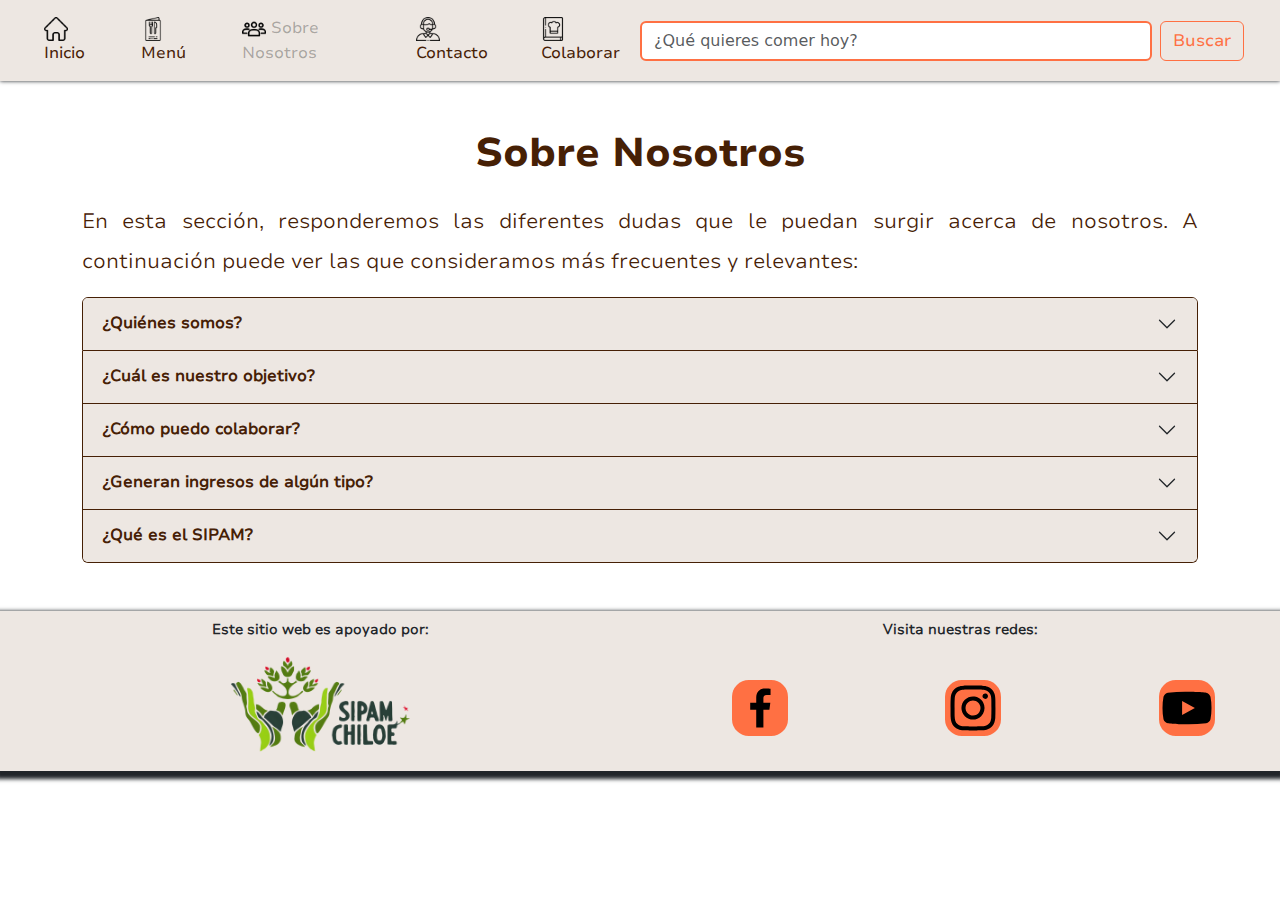
<file: nosotros.html>
<!DOCTYPE html>
<html lang="es">
<head>

    <!-- METADATOS -->
    <meta charset="UTF-8">
    <meta name="author" content="Ignacio Díaz">
    <meta name="viewport" content="width=device-width, initial-scale=1">

    <!-- TITULO -->
    <title>Sobre Nosotros | Recetas Chilotas</title>

    <!-- FAVICON -->
    <link rel="icon" type="image/x-icon" href="assets/img/logo.png">

    <!-- BOOTSTRAP CSS -->
    <link rel="stylesheet" href="assets/css/bootstrap/css/bootstrap.min.css">
    <!-- CSS -->
    <link rel="stylesheet" href="assets/css/style.css">
    <!-- RESPONSIVE -->
    <link rel="stylesheet" href="assets/css/width/extra-extra-large.css">
    <link rel="stylesheet" href="assets/css/width/extra-large.css">
    <link rel="stylesheet" href="assets/css/width/large.css">
    <link rel="stylesheet" href="assets/css/width/medium.css">
    <link rel="stylesheet" href="assets/css/width/small.css">

</head>
<body>
    <!-- ENCABEZADO -->
    <header>
        <!-- BARRA DE NAVEGACION -->
        <nav class="navbar navbar-expand-lg">
            <div class="container-fluid">
                <button class="navbar-toggler" type="button" data-bs-toggle="collapse" data-bs-target="#navbarTogglerDemo01" aria-controls="navbarTogglerDemo01" aria-expanded="false" aria-label="Toggle navigation">
                    <span class="navbar-toggler-icon"></span>
                </button>
                <div class="collapse navbar-collapse" id="navbarTogglerDemo01">
                    <ul class="navbar-nav me-auto mb-2 mb-lg-0">
                        <li class="nav-item">
                            <a class="nav-link ms-lg-4" aria-current="page" href="index.html">
                                <img src="assets/img/inicio.png" alt="Inicio">
                                Inicio</a>
                        </li>
                        <li class="nav-item">
                            <a class="nav-link ms-lg-4" href="menu.html">
                                <img src="assets/img/menu.png" alt="Menu" class="d-inline-block align-text-top">
                                Menú</a>
                        </li>
                        <li class="nav-item">
                            <a class="nav-link disabled ms-lg-4" href="nosotros.html">
                                <img src="assets/img/nosotros.png" alt="Nosotros" class="d-inline-block align-text-top">
                                Sobre Nosotros</a>
                        </li>
                        <li class="nav-item">
                            <a class="nav-link ms-lg-4" href="contacto.html">
                                <img src="assets/img/contacto.png" alt="Contacto" class="d-inline-block align-text-top">
                                Contacto</a>
                        </li>
                        <li class="nav-item">
                            <a class="nav-link ms-lg-4" href="colaborar.html">
                                <img src="assets/img/colaborar.png" alt="Colaborar" class="d-inline-block align-text-top">
                                Colaborar</a>
                        </li>
                    </ul>
                    <form class="d-flex" role="search">
                        <input class="form-control me-2" type="search" placeholder="¿Qué quieres comer hoy?" aria-label="Search">
                        <button class="btn btn-outline-success me-4" type="submit">Buscar</button>
                    </form>
                </div>
            </div>
        </nav>
    </header>


    <!-- SECCION FAQ -->
    <section class="seccion-faq">
        <div class="container">
            <div class="row">
                <div class="col-sm-12 col-md-12 col-lg-12 col-xl-12 col-xxl-12">
                    <h1 class="d-flex justify-content-center mt-5">Sobre Nosotros</h1>
                </div>
            </div>
        </div>
        <div class="container">
            <div class="row">
                <div class="col-sm-12 col-md-12 col-lg-12 col-xl-12 col-xxl-12">
                    <p class="d-flex justify-content-center mt-3 texto-faq">En esta sección, responderemos las diferentes dudas que le puedan surgir acerca de nosotros. A continuación puede ver las que consideramos más frecuentes y relevantes:</p>
                </div>
            </div>
            <div class="row">
                <div class="accordion" id="accordionPanelsStayOpenExample">
                    <div class="accordion-item">
                        <h2 class="accordion-header">
                            <button class="accordion-button collapsed" type="button" data-bs-toggle="collapse" data-bs-target="#panelsStayOpen-collapseOne" aria-expanded="true" aria-controls="panelsStayOpen-collapseOne">
                                ¿Quiénes somos?
                            </button>
                        </h2>
                        <div id="panelsStayOpen-collapseOne" class="accordion-collapse collapse">
                            <div class="accordion-body">
                                <p class="texto-acordion">Nos consideramos una entidad comunitaria, dado que no nos involucramos de manera activa con sistemas administrativos con el propósito de ejecutar nuestra causa primordial. El fin de esto, es que cualquier persona tenga la capacidad de ver y compartir sobre la gastronomía Chilota de forma asequible y gratuita.</p>
                            </div>
                        </div>
                    </div>
                    <div class="accordion-item">
                        <h2 class="accordion-header">
                            <button class="accordion-button collapsed" type="button" data-bs-toggle="collapse" data-bs-target="#panelsStayOpen-collapseTwo" aria-expanded="false" aria-controls="panelsStayOpen-collapseTwo">
                                ¿Cuál es nuestro objetivo?
                            </button>
                        </h2>
                        <div id="panelsStayOpen-collapseTwo" class="accordion-collapse collapse">
                            <div class="accordion-body">
                                <p class="texto-acordion">Nuestro objetivo principal es propagar y resguardar la cultura de la Gastronomía de Chiloé, esto a través de la documentación de recetas tradicionales y métodos de cocina auténticos que de otro modo podrían perderse con el tiempo. Proporcionamos un espacio para que las personas puedan compartir sus recetas de forma gratuita, esto permite el crecimiento de la comunidad y que se pueda mantener viva la tradición gastronómica de la región.</p>
                            </div>
                        </div>
                    </div>
                    <div class="accordion-item">
                        <h2 class="accordion-header">
                            <button class="accordion-button collapsed" type="button" data-bs-toggle="collapse" data-bs-target="#panelsStayOpen-collapseThree" aria-expanded="false" aria-controls="panelsStayOpen-collapseThree">
                                ¿Cómo puedo colaborar?
                            </button>
                        </h2>
                        <div id="panelsStayOpen-collapseThree" class="accordion-collapse collapse">
                            <div class="accordion-body">
                                <p class="texto-acordion">En caso de que disponga de conocimientos sobre la gastronomía Chilota, o si posee información acerca de alguna receta y no esté actualmente publicada en nuestra página, le instamos a colaborar compartiendo dichos conocimientos a través de la sección designada como "Colaborar", ubicada en la parte superior de nuestro sitio web</p>
                            </div>
                        </div>
                    </div>
                    <div class="accordion-item">
                        <h2 class="accordion-header">
                            <button class="accordion-button collapsed" type="button" data-bs-toggle="collapse" data-bs-target="#panelsStayOpen-collapseFour" aria-expanded="false" aria-controls="panelsStayOpen-collapseFour">
                                ¿Generan ingresos de algún tipo?
                            </button>
                        </h2>
                        <div id="panelsStayOpen-collapseFour" class="accordion-collapse collapse">
                            <div class="accordion-body">
                                <p class="texto-acordion">Ciertamente, nuestra principal fuente de ingresos deriva de la colaboración de la Organización de las Naciones Unidas (ONU) a través de su iniciativa Sistemas Importantes del Patrimonio Agrícola Mundial (SIPAM), seguida de las contribuciones generosas efectuadas por ciertos miembros de nuestra comunidad. Recientemente, hemos iniciado la publicación de libros impresos que contienen recetas para aquellos que prefieren el formato físico. No obstante, es importante resaltar que todas nuestras ganancias se reinvierten en el mantenimiento y mejora de esta plataforma, así como en el respaldo a otras entidades agrícolas, alineadas con nuestro objetivo primordial.</p>
                            </div>
                        </div>
                    </div>
                    <div class="accordion-item">
                        <h2 class="accordion-header">
                            <button class="accordion-button collapsed" type="button" data-bs-toggle="collapse" data-bs-target="#panelsStayOpen-collapseFive" aria-expanded="false" aria-controls="panelsStayOpen-collapseFive">
                                ¿Qué es el SIPAM?
                            </button>
                        </h2>
                        <div id="panelsStayOpen-collapseFive" class="accordion-collapse collapse">
                            <div class="accordion-body">
                                <p class="texto-acordion">Los Sistemas Importantes del Patrimonio Agrícola Mundial, SIPAM, son una iniciativa de la Organización de las Naciones Unidas para la Alimentación y la Agricultura, FAO, concebida para reconocer y resguardar sitios en todo el planeta que resultan ser fundamentales para el futuro de la humanidad. Dicha importancia se debe a que en estos sitios se conservan especies, variedades, conocimientos y prácticas que serán cada vez más necesarios para enfrentar los principales desafíos globales en materia de agricultura y seguridad alimentaria.</p>
                            </div>
                        </div>
                    </div>
                </div>
            </div>
        </div>
    </section>

    <!-- PIE DE PÁGINA -->
    <footer>
        <section class="pie small mt-lg-5 mt-md-5">
            <div class="container-fluid">
                <div class="row">
                    <div class="col-sm-6 col-md-6 col-lg-6 col-xl-6 col-xxl-6 d-flex justify-content-center mt-2">
                        <p>Este sitio web es apoyado por:</p>
                    </div>
                    <div class="col-sm-6 col-md-6 col-lg-6 col-xl-6 col-xxl-6 d-flex justify-content-center mt-2">
                        <p>Visita nuestras redes:</p>
                    </div>
                </div>
                <div class="row">
                    <div class="col-sm-6 col-md-6 col-lg-6 col-xl-6 col-xxl-6">
                        <a href="https://sipamchiloe.minagri.gob.cl/" class="d-flex justify-content-center">
                            <img src="assets/img/logo-sipam.png" alt="SIPAM">
                        </a>
                    </div>
                    <div class="col-sm-2 col-md-2 col-lg-2 col-xl-2 col-xxl-2 redes">
                        <a href="https://www.facebook.com">
                            <img src="assets/img/facebook.svg" alt="Facebook">
                        </a>
                    </div>
                    <div class="col-sm-2 col-md-2 col-lg-2 col-xl-2 col-xxl-2 redes">
                        <a href="https://www.instagram.com">
                            <img src="assets/img/instagram.svg" alt="Instagram">
                        </a>
                    </div>
                    <div class="col-sm-2 col-md-2 col-lg-2 col-xl-2 col-xxl-2 redes">
                        <div>
                            <a href="https://www.youtube.com/">
                                <img src="assets/img/youtube.svg" alt="YouTube">
                            </a>
                        </div>
                    </div>
                </div>
            </div>
        </section>
    </footer>


    <!-- BOOTSTRAP JS -->
    <script src="assets/js/bootstrap/js/bootstrap.bundle.min.js"></script>
</body>
</html>
</file>
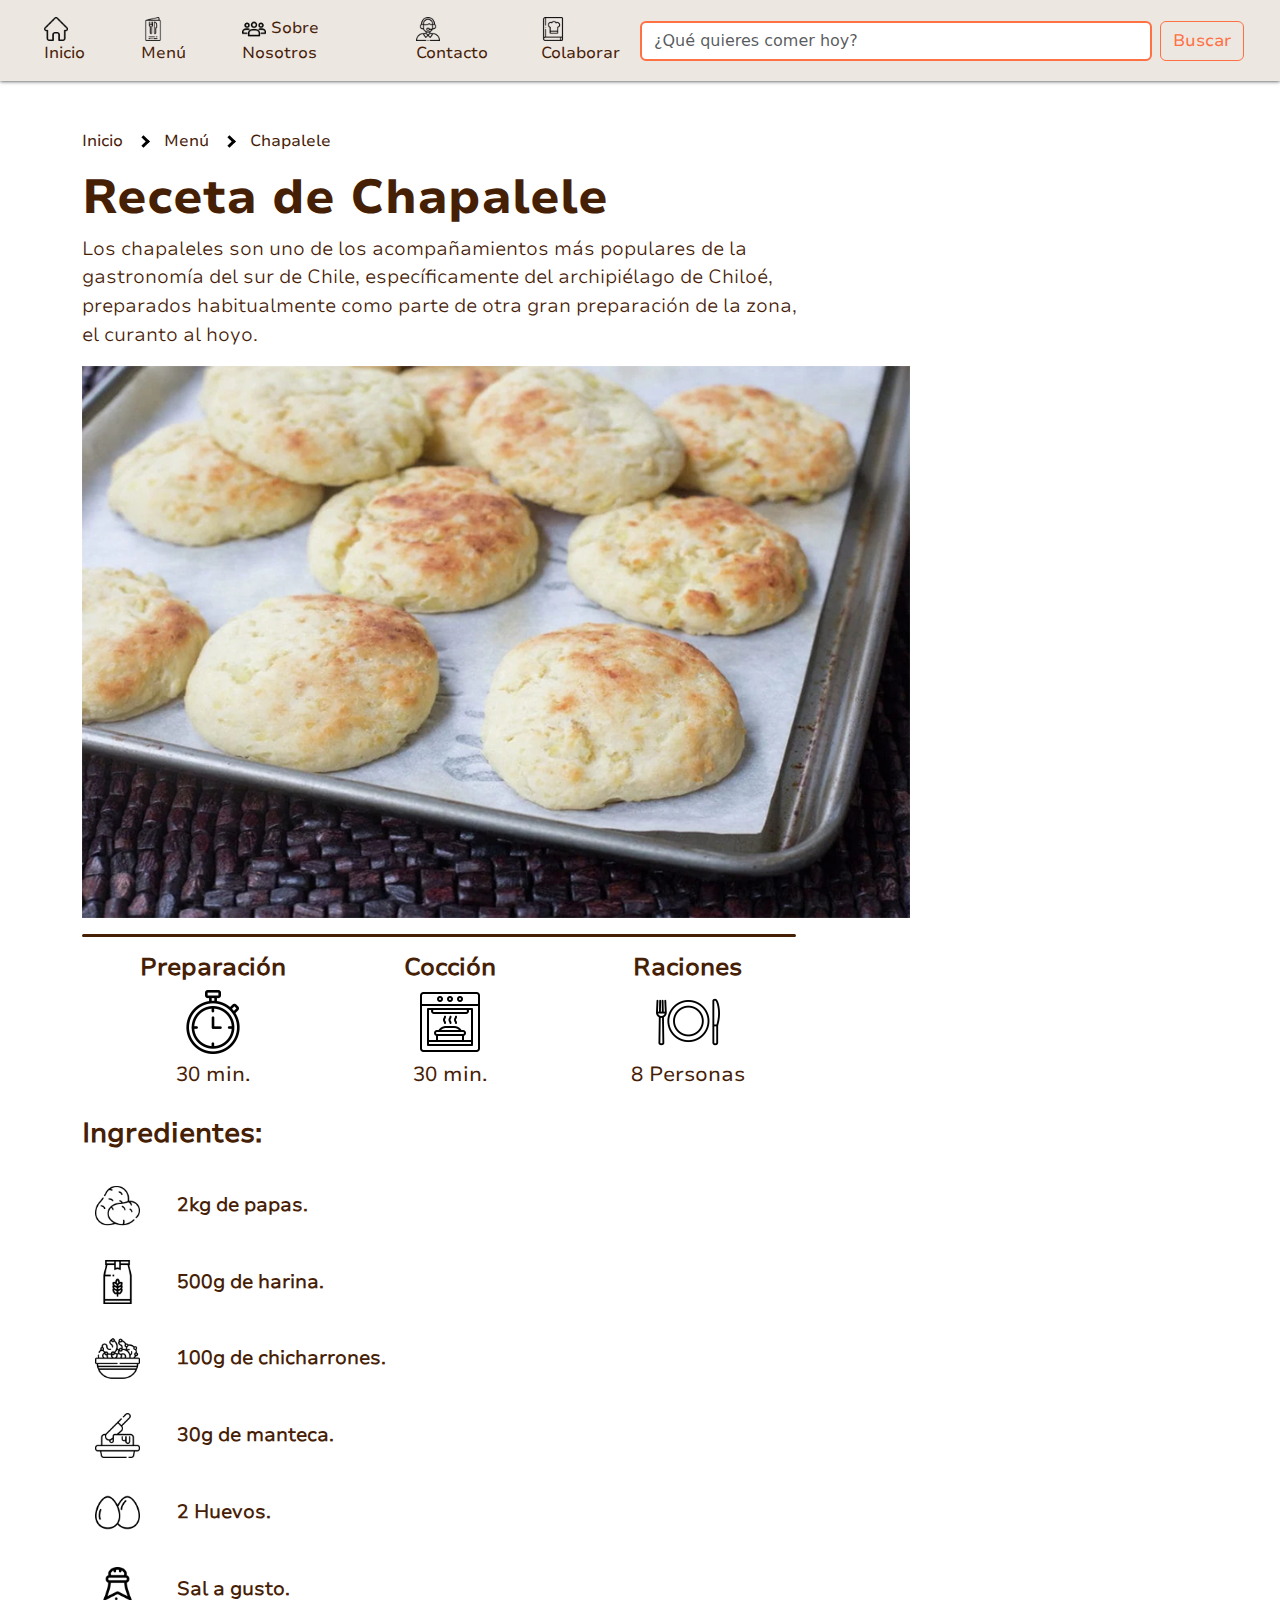
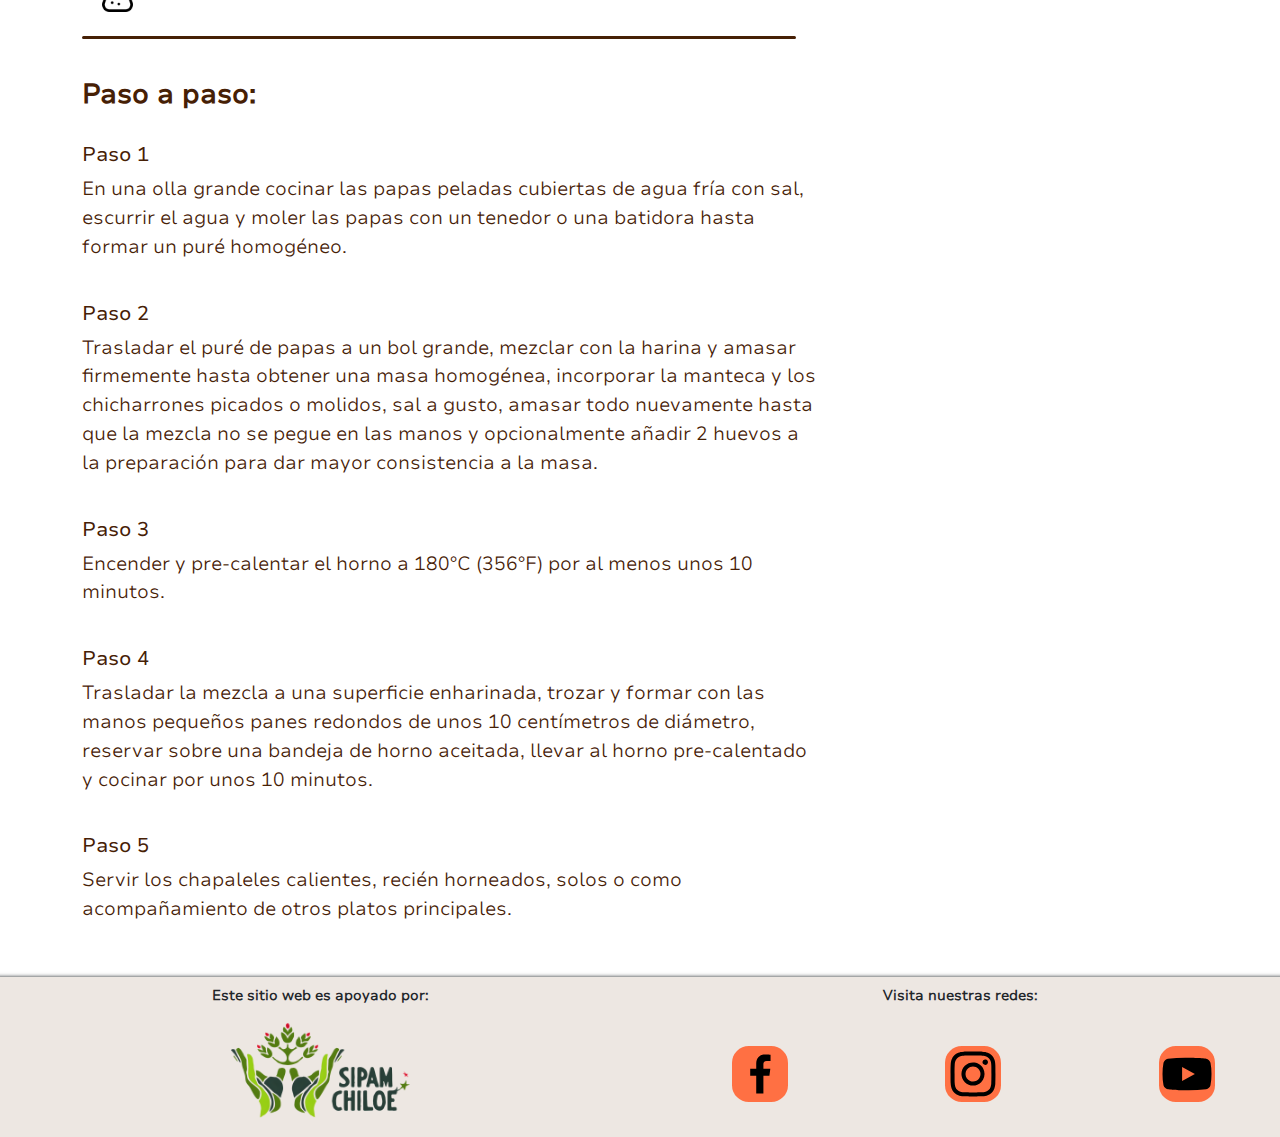
<file: recetas/chapalele.html>
<!DOCTYPE html>
<html lang="es">
<head>

    <!-- METADATOS -->
    <meta charset="UTF-8">
    <meta name="author" content="Ignacio Díaz">
    <meta name="viewport" content="width=device-width, initial-scale=1">

    <!-- TITULO -->
    <title>Chapalele | Recetas Chilotas</title>

    <!-- FAVICON -->
    <link rel="icon" type="image/x-icon" href="../assets/img/logo.png">

    <!-- BOOTSTRAP CSS -->
    <link rel="stylesheet" href="../assets/css/bootstrap/css/bootstrap.min.css">
    <!-- CSS -->
    <link rel="stylesheet" href="../assets/css/style.css">
    <!-- RESPONSIVE -->
    <link rel="stylesheet" href="../assets/css/width/extra-extra-large.css">
    <link rel="stylesheet" href="../assets/css/width/extra-large.css">
    <link rel="stylesheet" href="../assets/css/width/large.css">
    <link rel="stylesheet" href="../assets/css/width/medium.css">
    <link rel="stylesheet" href="../assets/css/width/small.css">

</head>
<body>
<!-- ENCABEZADO -->
<header>
    <!-- BARRA DE NAVEGACION -->
    <nav class="navbar navbar-expand-lg">
        <div class="container-fluid">
            <button class="navbar-toggler" type="button" data-bs-toggle="collapse" data-bs-target="#navbarTogglerDemo01" aria-controls="navbarTogglerDemo01" aria-expanded="false" aria-label="Toggle navigation">
                <span class="navbar-toggler-icon"></span>
            </button>
            <div class="collapse navbar-collapse" id="navbarTogglerDemo01">
                <ul class="navbar-nav me-auto mb-2 mb-lg-0">
                    <li class="nav-item">
                        <a class="nav-link ms-lg-4" aria-current="page" href="../index.html">
                            <img src="../assets/img/inicio.png" alt="Inicio">
                            Inicio</a>
                    </li>
                    <li class="nav-item">
                        <a class="nav-link ms-lg-4" href="../menu.html">
                            <img src="../assets/img/menu.png" alt="Menu" class="d-inline-block align-text-top">
                            Menú</a>
                    </li>
                    <li class="nav-item">
                        <a class="nav-link ms-lg-4" href="../nosotros.html">
                            <img src="../assets/img/nosotros.png" alt="Nosotros" class="d-inline-block align-text-top">
                            Sobre Nosotros</a>
                    </li>
                    <li class="nav-item">
                        <a class="nav-link ms-lg-4" href="../contacto.html">
                            <img src="../assets/img/contacto.png" alt="Contacto" class="d-inline-block align-text-top">
                            Contacto</a>
                    </li>
                    <li class="nav-item">
                        <a class="nav-link ms-lg-4" href="../colaborar.html">
                            <img src="../assets/img/colaborar.png" alt="Colaborar" class="d-inline-block align-text-top">
                            Colaborar</a>
                    </li>
                </ul>
                <form class="d-flex" role="search">
                    <input class="form-control me-2" type="search" placeholder="¿Qué quieres comer hoy?" aria-label="Search">
                    <button class="btn btn-outline-success me-4" type="submit">Buscar</button>
                </form>
            </div>
        </div>
    </nav>
</header>

<!-- SECCION RECETA -->
<section class="seccion-receta">
    <div class="container">
        <div class="row">
            <div class="col-sm-7 col-md-6 col-lg-6 col-xl-6 col-xxl-6 mt-5">
                <ul class="breadcrumb">
                    <li>
                        <a href="../index.html">Inicio</a>
                    </li>
                    <li>
                        <i class="flecha ms-3"></i>
                    </li>
                    <li>
                        <a class="ms-3" href="../menu.html">Menú</a>
                    </li>
                    <li>
                        <i class="flecha ms-3"></i>
                    </li>
                    <li class="ms-3">
                        Chapalele
                    </li>
                </ul>
            </div>
            <div class="col-sm-5 col-md-6 col-lg-6 col-xl-6 col-xxl-6"></div>
        </div>
        <div class="row">
            <div class="col-sm-12 col-md-12 col-lg-7 col-xl-6 col-xxl-6">
                <h1>Receta de Chapalele</h1>
            </div>
            <div class="col-lg-5 col-xl-6 col-xxl-6"></div>
        </div>
        <div class="row">
            <div class="col-sm-12 col-md-12 col-lg-7 col-xl-8 col-xxl-8">
                <p>Los chapaleles son uno de los acompañamientos más populares de la gastronomía del sur de Chile, específicamente del archipiélago de Chiloé, preparados habitualmente como parte de otra gran preparación de la zona, el curanto al hoyo.</p>
            </div>
            <div class="col-lg-5 col-xl-4 col-xxl-4"></div>
        </div>
        <div class="row">
            <div class="col-sm-12 col-md-12 col-lg-8 col-xl-8 col-xxl-8">
                <img src="../assets/img/chapalele2.png" alt="Chochoca">
            </div>
            <div class="col-lg-4 col-xl-4 col-xxl-4"></div>
        </div>
        <div class="row">
            <div class="col-sm-12 col-md-12 col-lg-8 col-xl-8 col-xxl-8">
                <hr>
            </div>
            <div class="col-lg-4 col-xl-8 col-xxl-8"></div>
        </div>
        <div class="row">
            <div class="col-sm-4 col-md-4 col-lg-3 col-xl-3 col-xxl-3 d-flex justify-content-center">
                <h3>Preparación</h3>
            </div>
            <div class="col-sm-4 col-md-4 col-lg-2 col-xl-2 col-xxl-2 d-flex justify-content-center">
                <h3>Cocción</h3>
            </div>
            <div class="col-sm-4 col-md-4 col-lg-3 col-xl-3 col-xxl-3 d-flex justify-content-center">
                <h3>Raciones</h3>
            </div>
            <div class="col-lg-4 col-xl-4 col-xxl-4"></div>
        </div>
        <div class="row">
            <div class="col-sm-4 col-md-4 col-lg-3 col-xl-3 col-xxl-3 d-flex justify-content-center indicaciones">
                <img src="../assets/img/preparacion.png" alt="Preparación">
            </div>
            <div class="col-sm-4 col-md-4 col-lg-2 col-xl-2 col-xxl-2 d-flex justify-content-center indicaciones">
                <img src="../assets/img/coccion.png" alt="Cocción">
            </div>
            <div class="col-sm-4 col-md-4 col-lg-3 col-xl-3 col-xxl-3 d-flex justify-content-center indicaciones">
                <img src="../assets/img/raciones.png" alt="Raciones">
            </div>
            <div class="col-lg-4 col-xl-4 col-xxl-4"></div>
        </div>
        <div class="row">
            <div class="col-sm-4 col-md-4 col-lg-3 col-xl-3 col-xxl-3 d-flex justify-content-center">
                <h4>30 min.</h4>
            </div>
            <div class="col-sm-4 col-md-4 col-lg-2 col-xl-2 col-xxl-2 d-flex justify-content-center">
                <h4>30 min.</h4>
            </div>
            <div class="col-sm-4 col-md-4 col-lg-3 col-xl-3 col-xxl-3 d-flex justify-content-center">
                <h4>8 Personas</h4>
            </div>
            <div class="col-lg-4 col-xl-4 col-xxl-4"></div>
        </div>
        <div class="row">
            <div class="col-sm-2 col-md-2 col-lg-2 col-xl-2 col-xxl-2">
                <h2 class="mt-lg-4 mt-sm-4">Ingredientes:</h2>
            </div>
            <div class="col-sm-10 col-md-10 col-lg-10 col-xl-10 col-xxl-10"></div>
        </div>
        <div class="row mt-sm-4 mt-lg-4">
            <div class="col-sm-1 col-md-1 col-lg-1 col-xl-1 col-xxl-1 ingredientes d-flex justify-content-center">
                <img src="../assets/img/papas.png" alt="papas">
            </div>
            <div class="col-sm-7 col-md-7 col-lg-7 col-xl-7 col-xxl-7 mt-sm-2 mt-lg-2">
                <p style="font-weight: bold;">2kg de papas.</p>
            </div>
            <div class="col-sm-4 col-md-4 col-lg-4 col-xl-4 col-xxl-4"></div>
        </div>
        <div class="row mt-sm-4 mt-lg-4">
            <div class="col-sm-1 col-md-1 col-lg-1 col-xl-1 col-xxl-1 ingredientes d-flex justify-content-center">
                <img src="../assets/img/harina.png" alt="Harina">
            </div>
            <div class="col-sm-7 col-md-7 col-lg-7 col-xl-7 col-xxl-7 mt-sm-2 mt-lg-2">
                <p style="font-weight: bold;">500g de harina.</p>
            </div>
            <div class="col-sm-4 col-md-4 col-lg-4 col-xl-4 col-xxl-4"></div>
        </div>
        <div class="row mt-sm-4 mt-lg-4">
            <div class="col-sm-1 col-md-1 col-lg-1 col-xl-1 col-xxl-1 ingredientes d-flex justify-content-center">
                <img src="../assets/img/chicharron.png" alt="chicharrones">
            </div>
            <div class="col-sm-7 col-md-7 col-lg-7 col-xl-7 col-xxl-7 mt-sm-2 mt-lg-2">
                <p style="font-weight: bold;">100g de chicharrones.</p>
            </div>
            <div class="col-sm-4 col-md-4 col-lg-4 col-xl-4 col-xxl-4"></div>
        </div>
        <div class="row mt-sm-4 mt-lg-4">
            <div class="col-sm-1 col-md-1 col-lg-1 col-xl-1 col-xxl-1 ingredientes d-flex justify-content-center">
                <img src="../assets/img/manteca.png" alt="manteca">
            </div>
            <div class="col-sm-7 col-md-7 col-lg-7 col-xl-7 col-xxl-7 mt-sm-2 mt-lg-2">
                <p style="font-weight: bold;">30g de manteca.</p>
            </div>
            <div class="col-sm-4 col-md-4 col-lg-4 col-xl-4 col-xxl-4"></div>
        </div>
        <div class="row mt-sm-4 mt-lg-4">
            <div class="col-sm-1 col-md-1 col-lg-1 col-xl-1 col-xxl-1 ingredientes d-flex justify-content-center">
                <img src="../assets/img/huevos.png" alt="Huevos">
            </div>
            <div class="col-sm-7 col-md-7 col-lg-7 col-xl-7 col-xxl-7 mt-sm-2 mt-lg-2">
                <p style="font-weight: bold;">2 Huevos.</p>
            </div>
            <div class="col-sm-4 col-md-4 col-lg-4 col-xl-4 col-xxl-4"></div>
        </div>
        <div class="row mt-sm-4 mt-lg-4">
            <div class="col-sm-1 col-md-1 col-lg-1 col-xl-1 col-xxl-1 ingredientes d-flex justify-content-center">
                <img src="../assets/img/sal.png" alt="sal">
            </div>
            <div class="col-sm-7 col-md-7 col-lg-7 col-xl-7 col-xxl-7 mt-sm-2 mt-lg-2">
                <p style="font-weight: bold;">Sal a gusto.</p>
            </div>
            <div class="col-sm-4 col-md-4 col-lg-4 col-xl-4 col-xxl-4"></div>
        </div>
        <div class="row">
            <div class="col-sm-12 col-md-12 col-md-12 col-lg-8 col-xl-8 col-xxl-8">
                <hr>
            </div>
            <div class="col-lg-4 col-xl-4 col-xxl-4"></div>
        </div>
        <div class="row">
            <div class="col-sm-4 col-md-4 col-lg-3 col-xl-3 col-xxl-2">
                <h2 class="mt-sm-4 mt-lg-4">Paso a paso:</h2>
            </div>
            <div class="col-sm-8 col-md-8 col-lg-9 col-xl-9 col-xxl-10"></div>
        </div>
        <div class="row mt-sm-4 mt-lg-4">
            <div class="col-sm-3 col-md-3 col-lg-2 col-xl-1 col-xxl-1">
                <h5>Paso 1</h5>
            </div>
            <div class="col-sm-9 col-md-9 col-lg-10 col-xl-11 col-xxl-11"></div>
        </div>
        <div class="row">
            <div class="col-sm-12 col-md-12 col-lg-8 col-xl-8 col-xxl-8">
                <p>En una olla grande cocinar las papas peladas cubiertas de agua fría con sal, escurrir el agua y moler las papas con un tenedor o una batidora hasta formar un puré homogéneo.</p>
            </div>
            <div class="col-lg-4 col-xl-8 col-xxl-8"></div>
        </div>
        <div class="row mt-sm-4 mt-lg-4">
            <div class="col-sm-3 col-md-3 col-lg-2 col-xl-1 col-xxl-1">
                <h5>Paso 2</h5>
            </div>
            <div class="col-sm-9 col-md-9 col-lg-10 col-xl-11 col-xxl-11"></div>
        </div>
        <div class="row">
            <div class="col-sm-12 col-md-12 col-lg-8 col-xl-8 col-xxl-8">
                <p>Trasladar el puré de papas a un bol grande, mezclar con la harina y amasar firmemente hasta obtener una masa homogénea, incorporar la manteca y los chicharrones picados o molidos, sal a gusto, amasar todo nuevamente hasta que la mezcla no se pegue en las manos y opcionalmente añadir 2 huevos a la preparación para dar mayor consistencia a la masa.</p>
            </div>
            <div class="col-lg-4"></div>
        </div>
        <div class="row mt-sm-4 mt-lg-4">
            <div class="col-sm-3 col-md-3 col-lg-2 col-xl-1 col-xxl-1">
                <h5>Paso 3</h5>
            </div>
            <div class="col-sm-9 col-md-9 col-lg-10 col-xl-11 col-xxl-11"></div>
        </div>
        <div class="row">
            <div class="col-sm-12 col-md-12 col-lg-8 col-xl-8 col-xxl-8">
                <p>Encender y pre-calentar el horno a 180°C (356°F) por al menos unos 10 minutos.</p>
            </div>
            <div class="col-lg-4"></div>
        </div>
        <div class="row mt-sm-4 mt-lg-4">
            <div class="col-sm-3 col-md-3 col-lg-2 col-xl-1 col-xxl-1">
                <h5>Paso 4</h5>
            </div>
            <div class="col-sm-9 col-md-9 col-lg-10 col-xl-11 col-xxl-11"></div>
        </div>
        <div class="row">
            <div class="col-sm-12 col-md-12 col-lg-8 col-xl-8 col-xxl-8">
                <p>Trasladar la mezcla a una superficie enharinada, trozar y formar con las manos pequeños panes redondos de unos 10 centímetros de diámetro, reservar sobre una bandeja de horno aceitada, llevar al horno pre-calentado y cocinar por unos 10 minutos.</p>
            </div>
            <div class="col-lg-4"></div>
        </div>
        <div class="row mt-sm-4 mt-lg-4">
            <div class="col-sm-3 col-md-3 col-lg-2 col-xl-1 col-xxl-1">
                <h5>Paso 5</h5>
            </div>
            <div class="col-sm-9 col-md-9 col-lg-10 col-xl-11 col-xxl-11"></div>
        </div>
        <div class="row">
            <div class="col-sm-12 col-md-12 col-lg-8 col-xl-8 col-xxl-8">
                <p>Servir los chapaleles calientes, recién horneados, solos o como acompañamiento de otros platos principales.</p>
            </div>
            <div class="col-lg-4"></div>
        </div>
    </div>
</section>

<!-- PIE DE PÁGINA -->
<footer>
    <section class="pie small mt-md-5 mt-lg-5">
        <div class="container-fluid">
            <div class="row">
                <div class="col-sm-6 col-md-6 col-lg-6 col-xl-6 col-xxl-6 d-flex justify-content-center mt-2">
                    <p>Este sitio web es apoyado por:</p>
                </div>
                <div class="col-sm-6 col-md-6 col-lg-6 col-xl-6 col-xxl-6 d-flex justify-content-center mt-2">
                    <p>Visita nuestras redes:</p>
                </div>
            </div>
            <div class="row">
                <div class="col-sm-6 col-md-6 col-lg-6 col-xl-6 col-xxl-6">
                    <a href="https://sipamchiloe.minagri.gob.cl/" class="d-flex justify-content-center">
                        <img src="../assets/img/logo-sipam.png" alt="SIPAM">
                    </a>
                </div>
                <div class="col-sm-2 col-md-2 col-lg-2 col-xl-2 col-xxl-2 redes">
                    <a href="https://www.facebook.com">
                        <img src="../assets/img/facebook.svg" alt="Facebook">
                    </a>
                </div>
                <div class="col-sm-2 col-md-2 col-lg-2 col-xl-2 col-xxl-2 redes">
                    <a href="https://www.instagram.com">
                        <img src="../assets/img/instagram.svg" alt="Instagram">
                    </a>
                </div>
                <div class="col-sm-2 col-md-2 col-lg-2 col-xl-2 col-xxl-2 redes">
                    <div>
                        <a href="https://www.youtube.com/">
                            <img src="../assets/img/youtube.svg" alt="YouTube">
                        </a>
                    </div>
                </div>
            </div>
        </div>
    </section>
</footer>


<!-- BOOTSTRAP JS -->
<script src="../assets/js/bootstrap/js/bootstrap.bundle.min.js"></script>
</body>
</html>
</file>
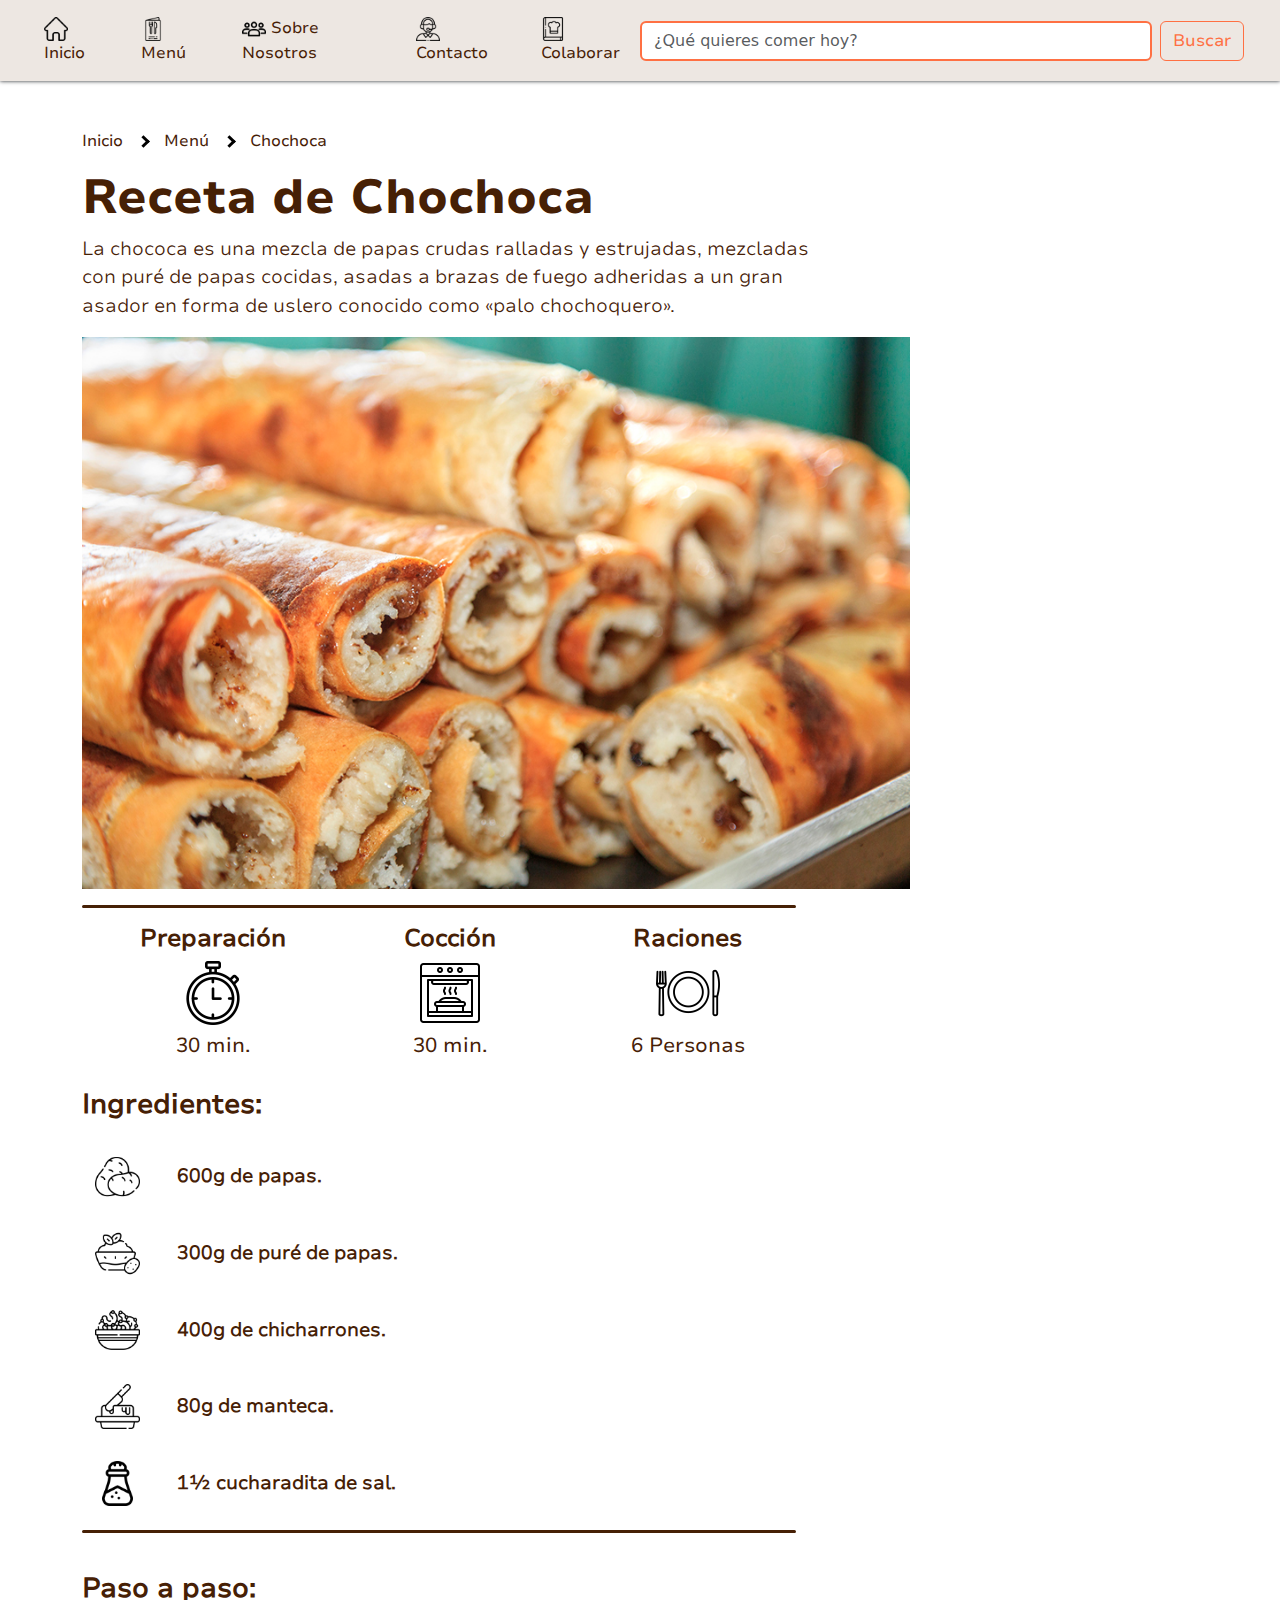
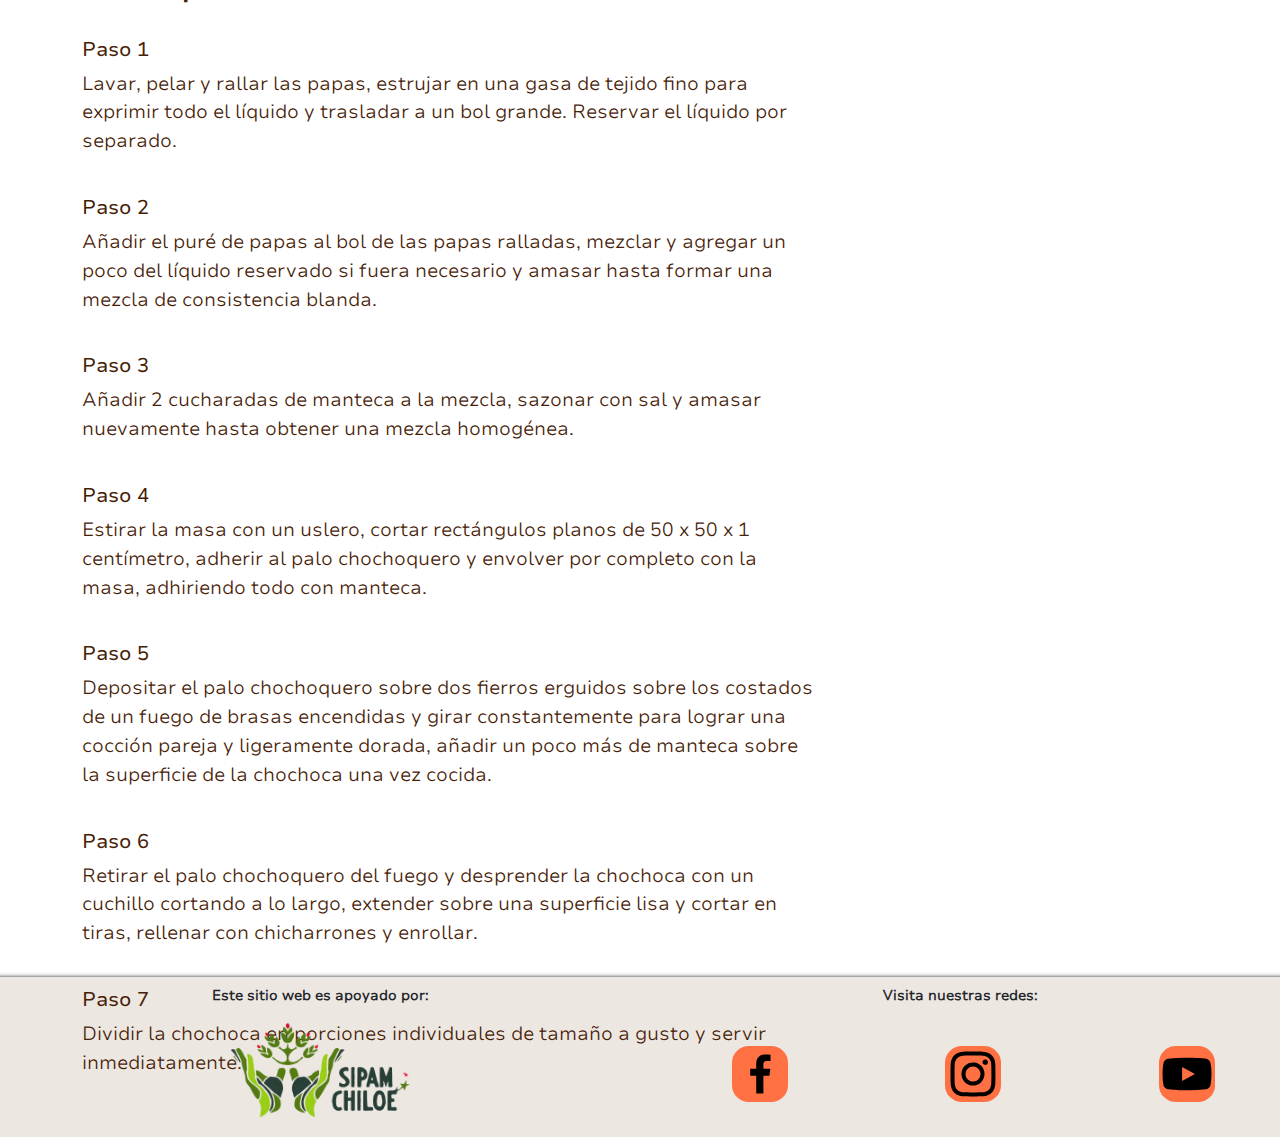
<file: recetas/chochoca.html>
<!DOCTYPE html>
<html lang="es">
<head>

    <!-- METADATOS -->
    <meta charset="UTF-8">
    <meta name="author" content="Ignacio Díaz">
    <meta name="viewport" content="width=device-width, initial-scale=1">

    <!-- TITULO -->
    <title>Chochoca | Recetas Chilotas</title>

    <!-- FAVICON -->
    <link rel="icon" type="image/x-icon" href="../assets/img/logo.png">

    <!-- BOOTSTRAP CSS -->
    <link rel="stylesheet" href="../assets/css/bootstrap/css/bootstrap.min.css">
    <!-- CSS -->
    <link rel="stylesheet" href="../assets/css/style.css">
    <!-- RESPONSIVE -->
    <link rel="stylesheet" href="../assets/css/width/extra-extra-large.css">
    <link rel="stylesheet" href="../assets/css/width/extra-large.css">
    <link rel="stylesheet" href="../assets/css/width/large.css">
    <link rel="stylesheet" href="../assets/css/width/medium.css">
    <link rel="stylesheet" href="../assets/css/width/small.css">

</head>
<body>
    <!-- ENCABEZADO -->
    <header>
        <!-- BARRA DE NAVEGACION -->
        <nav class="navbar navbar-expand-lg">
            <div class="container-fluid">
                <button class="navbar-toggler" type="button" data-bs-toggle="collapse" data-bs-target="#navbarTogglerDemo01" aria-controls="navbarTogglerDemo01" aria-expanded="false" aria-label="Toggle navigation">
                    <span class="navbar-toggler-icon"></span>
                </button>
                <div class="collapse navbar-collapse" id="navbarTogglerDemo01">
                    <ul class="navbar-nav me-auto mb-2 mb-lg-0">
                        <li class="nav-item">
                            <a class="nav-link ms-lg-4" aria-current="page" href="../index.html">
                                <img src="../assets/img/inicio.png" alt="Inicio">
                                Inicio</a>
                        </li>
                        <li class="nav-item">
                            <a class="nav-link ms-lg-4" href="../menu.html">
                                <img src="../assets/img/menu.png" alt="Menu" class="d-inline-block align-text-top">
                                Menú</a>
                        </li>
                        <li class="nav-item">
                            <a class="nav-link ms-lg-4" href="../nosotros.html">
                                <img src="../assets/img/nosotros.png" alt="Nosotros" class="d-inline-block align-text-top">
                                Sobre Nosotros</a>
                        </li>
                        <li class="nav-item">
                            <a class="nav-link ms-lg-4" href="../contacto.html">
                                <img src="../assets/img/contacto.png" alt="Contacto" class="d-inline-block align-text-top">
                                Contacto</a>
                        </li>
                        <li class="nav-item">
                            <a class="nav-link ms-lg-4" href="../colaborar.html">
                                <img src="../assets/img/colaborar.png" alt="Colaborar" class="d-inline-block align-text-top">
                                Colaborar</a>
                        </li>
                    </ul>
                    <form class="d-flex" role="search">
                        <input class="form-control me-2" type="search" placeholder="¿Qué quieres comer hoy?" aria-label="Search">
                        <button class="btn btn-outline-success me-4" type="submit">Buscar</button>
                    </form>
                </div>
            </div>
        </nav>
    </header>

    <!-- SECCION RECETA -->
    <section class="seccion-receta">
        <div class="container">
            <div class="row">
                <div class="col-sm-6 col-md-6 col-lg-6 col-xl-6 col-xxl-6 mt-5">
                    <ul class="breadcrumb">
                        <li>
                            <a href="../index.html">Inicio</a>
                        </li>
                        <li>
                            <i class="flecha ms-3"></i>
                        </li>
                        <li>
                            <a class="ms-3" href="../menu.html">Menú</a>
                        </li>
                        <li>
                            <i class="flecha ms-3"></i>
                        </li>
                        <li class="ms-3">
                            Chochoca
                        </li>
                    </ul>
                </div>
                <div class="col-sm-6 col-md-6 col-lg-6 col-xl-6 col-xxl-6"></div>
            </div>
            <div class="row">
                <div class="col-sm-12 col-md-12 col-lg-7 col-xl-6 col-xxl-6">
                    <h1>Receta de Chochoca</h1>
                </div>
                <div class="col-lg-5 col-xl-6 col-xxl-6"></div>
            </div>
            <div class="row">
                <div class="col-sm-12 col-md-12 col-lg-7 col-xl-8 col-xxl-8">
                    <p>La chococa es una mezcla de papas crudas ralladas y estrujadas, mezcladas con puré de papas cocidas, asadas a brazas de fuego adheridas a un gran asador en forma de uslero conocido como «palo chochoquero».</p>
                </div>
                <div class="col-lg-5 col-xl-4 col-xxl-4"></div>
            </div>
            <div class="row">
                <div class="col-sm-12 col-md-12 col-lg-8 col-xl-8 col-xxl-8">
                    <img src="../assets/img/chochoca2.jpg" alt="Chochoca">
                </div>
                <div class="col-lg-4 col-xl-4 col-xxl-4"></div>
            </div>
            <div class="row">
                <div class="col-sm-12 col-md-12 col-lg-8 col-xl-8 col-xxl-8">
                    <hr>
                </div>
                <div class="col-lg-4 col-xl-8 col-xxl-8"></div>
            </div>
            <div class="row">
                <div class="col-sm-4 col-md-4 col-lg-3 col-xl-3 col-xxl-3 d-flex justify-content-center">
                    <h3>Preparación</h3>
                </div>
                <div class="col-sm-4 col-md-4 col-lg-2 col-xl-2 col-xxl-2 d-flex justify-content-center">
                    <h3>Cocción</h3>
                </div>
                <div class="col-sm-4 col-md-4 col-lg-3 col-xl-3 col-xxl-3 d-flex justify-content-center">
                    <h3>Raciones</h3>
                </div>
                <div class="col-lg-4 col-xl-4 col-xxl-4"></div>
            </div>
            <div class="row">
                <div class="col-sm-4 col-md-4 col-lg-3 col-xl-3 col-xxl-3 d-flex justify-content-center indicaciones">
                    <img src="../assets/img/preparacion.png" alt="Preparación">
                </div>
                <div class="col-sm-4 col-md-4 col-lg-2 col-xl-2 col-xxl-2 d-flex justify-content-center indicaciones">
                    <img src="../assets/img/coccion.png" alt="Cocción">
                </div>
                <div class="col-sm-4 col-md-4 col-lg-3 col-xl-3 col-xxl-3 d-flex justify-content-center indicaciones">
                    <img src="../assets/img/raciones.png" alt="Raciones">
                </div>
                <div class="col-lg-4 col-xl-4 col-xxl-4"></div>
            </div>
            <div class="row">
                <div class="col-sm-4 col-md-4 col-lg-3 col-xl-3 col-xxl-3 d-flex justify-content-center">
                    <h4>30 min.</h4>
                </div>
                <div class="col-sm-4 col-md-4 col-lg-2 col-xl-2 col-xxl-2 d-flex justify-content-center">
                    <h4>30 min.</h4>
                </div>
                <div class="col-sm-4 col-md-4 col-lg-3 col-xl-3 col-xxl-3 d-flex justify-content-center">
                    <h4>6 Personas</h4>
                </div>
                <div class="col-lg-4 col-xl-4 col-xxl-4"></div>
            </div>
            <div class="row">
                <div class="col-sm-2 col-md-2 col-lg-2 col-xl-2 col-xxl-2">
                    <h2 class="mt-lg-4 mt-sm-4">Ingredientes:</h2>
                </div>
                <div class="col-sm-10 col-md-10 col-lg-10 col-xl-10 col-xxl-10"></div>
            </div>
            <div class="row mt-sm-4 mt-lg-4">
                <div class="col-sm-1 col-md-1 col-lg-1 col-xl-1 col-xxl-1 ingredientes d-flex justify-content-center">
                    <img src="../assets/img/papas.png" alt="papas">
                </div>
                <div class="col-sm-7 col-md-7 col-lg-7 col-xl-7 col-xxl-7 mt-sm-2 mt-lg-2">
                    <p style="font-weight: bold;">600g de papas.</p>
                </div>
                <div class="col-sm-4 col-md-4 col-lg-4 col-xl-4 col-xxl-4"></div>
            </div>
            <div class="row mt-sm-4 mt-lg-4">
                <div class="col-sm-1 col-md-1 col-lg-1 col-xl-1 col-xxl-1 ingredientes d-flex justify-content-center">
                    <img src="../assets/img/pure.png" alt="puré">
                </div>
                <div class="col-sm-7 col-md-7 col-lg-7 col-xl-7 col-xxl-7 mt-sm-2 mt-lg-2">
                    <p style="font-weight: bold;">300g de puré de papas.</p>
                </div>
                <div class="col-sm-4 col-md-4 col-lg-4 col-xl-4 col-xxl-4"></div>
            </div>
            <div class="row mt-sm-4 mt-lg-4">
                <div class="col-sm-1 col-md-1 col-lg-1 col-xl-1 col-xxl-1 ingredientes d-flex justify-content-center">
                    <img src="../assets/img/chicharron.png" alt="chicharrones">
                </div>
                <div class="col-sm-7 col-md-7 col-lg-7 col-xl-7 col-xxl-7 mt-sm-2 mt-lg-2">
                    <p style="font-weight: bold;">400g de chicharrones.</p>
                </div>
                <div class="col-sm-4 col-md-4 col-lg-4 col-xl-4 col-xxl-4"></div>
            </div>
            <div class="row mt-sm-4 mt-lg-4">
                <div class="col-sm-1 col-md-1 col-lg-1 col-xl-1 col-xxl-1 ingredientes d-flex justify-content-center">
                    <img src="../assets/img/manteca.png" alt="manteca">
                </div>
                <div class="col-sm-7 col-md-7 col-lg-7 col-xl-7 col-xxl-7 mt-sm-2 mt-lg-2">
                    <p style="font-weight: bold;">80g de manteca.</p>
                </div>
                <div class="col-sm-4 col-md-4 col-lg-4 col-xl-4 col-xxl-4"></div>
            </div>
            <div class="row mt-sm-4 mt-lg-4">
                <div class="col-sm-1 col-md-1 col-lg-1 col-xl-1 col-xxl-1 ingredientes d-flex justify-content-center">
                    <img src="../assets/img/sal.png" alt="sal">
                </div>
                <div class="col-sm-7 col-md-7 col-lg-7 col-xl-7 col-xxl-7 mt-sm-2 mt-lg-2">
                    <p style="font-weight: bold;">1½ cucharadita de sal.</p>
                </div>
                <div class="col-sm-4 col-md-4 col-lg-4 col-xl-4 col-xxl-4"></div>
            </div>
            <div class="row">
                <div class="col-sm-12 col-md-12 col-md-12 col-lg-8 col-xl-8 col-xxl-8">
                    <hr>
                </div>
                <div class="col-lg-4 col-xl-4 col-xxl-4"></div>
            </div>
            <div class="row">
                <div class="col-sm-4 col-md-4 col-lg-3 col-xl-3 col-xxl-2">
                    <h2 class="mt-sm-4 mt-lg-4">Paso a paso:</h2>
                </div>
                <div class="col-sm-8 col-md-8 col-lg-9 col-xl-9 col-xxl-10"></div>
            </div>
            <div class="row mt-sm-4 mt-lg-4">
                <div class="col-sm-3 col-md-3 col-lg-2 col-xl-1 col-xxl-1">
                    <h5>Paso 1</h5>
                </div>
                <div class="col-sm-9 col-md-9 col-lg-10 col-xl-11 col-xxl-11"></div>
            </div>
            <div class="row">
                <div class="col-sm-12 col-md-12 col-lg-8 col-xl-8 col-xxl-8">
                    <p>Lavar, pelar y rallar las papas, estrujar en una gasa de tejido fino para exprimir todo el líquido y trasladar a un bol grande. Reservar el líquido por separado.</p>
                </div>
                <div class="col-lg-4 col-xl-8 col-xxl-8"></div>
            </div>
            <div class="row mt-sm-4 mt-lg-4">
                <div class="col-sm-3 col-md-3 col-lg-2 col-xl-1 col-xxl-1">
                    <h5>Paso 2</h5>
                </div>
                <div class="col-sm-9 col-md-9 col-lg-10 col-xl-11 col-xxl-11"></div>
            </div>
            <div class="row">
                <div class="col-sm-12 col-md-12 col-lg-8 col-xl-8 col-xxl-8">
                    <p>Añadir el puré de papas al bol de las papas ralladas, mezclar y agregar un poco del líquido reservado si fuera necesario y amasar hasta formar una mezcla de consistencia blanda.</p>
                </div>
                <div class="col-lg-4"></div>
            </div>
            <div class="row mt-sm-4 mt-lg-4">
                <div class="col-sm-3 col-md-3 col-lg-2 col-xl-1 col-xxl-1">
                    <h5>Paso 3</h5>
                </div>
                <div class="col-sm-9 col-md-9 col-lg-10 col-xl-11 col-xxl-11"></div>
            </div>
            <div class="row">
                <div class="col-sm-12 col-md-12 col-lg-8 col-xl-8 col-xxl-8">
                    <p>Añadir 2 cucharadas de manteca a la mezcla, sazonar con sal y amasar nuevamente hasta obtener una mezcla homogénea.</p>
                </div>
                <div class="col-lg-4"></div>
            </div>
            <div class="row mt-sm-4 mt-lg-4">
                <div class="col-sm-3 col-md-3 col-lg-2 col-xl-1 col-xxl-1">
                    <h5>Paso 4</h5>
                </div>
                <div class="col-sm-9 col-md-9 col-lg-10 col-xl-11 col-xxl-11"></div>
            </div>
            <div class="row">
                <div class="col-sm-12 col-md-12 col-lg-8 col-xl-8 col-xxl-8">
                    <p>Estirar la masa con un uslero, cortar rectángulos planos de 50 x 50 x 1 centímetro, adherir al palo chochoquero y envolver por completo con la masa, adhiriendo todo con manteca.</p>
                </div>
                <div class="col-lg-4"></div>
            </div>
            <div class="row mt-sm-4 mt-lg-4">
                <div class="col-sm-3 col-md-3 col-lg-2 col-xl-1 col-xxl-1">
                    <h5>Paso 5</h5>
                </div>
                <div class="col-sm-9 col-md-9 col-lg-10 col-xl-11 col-xxl-11"></div>
            </div>
            <div class="row">
                <div class="col-sm-12 col-md-12 col-lg-8 col-xl-8 col-xxl-8">
                    <p>Depositar el palo chochoquero sobre dos fierros erguidos sobre los costados de un fuego de brasas encendidas y girar constantemente para lograr una cocción pareja y ligeramente dorada, añadir un poco más de manteca sobre la superficie de la chochoca una vez cocida.</p>
                </div>
                <div class="col-lg-4"></div>
            </div>
            <div class="row mt-sm-4 mt-lg-4">
                <div class="col-sm-3 col-md-3 col-lg-2 col-xl-1 col-xxl-1">
                    <h5>Paso 6</h5>
                </div>
                <div class="col-sm-9 col-md-9 col-lg-10 col-xl-11 col-xxl-11"></div>
            </div>
            <div class="row">
                <div class="col-sm-12 col-md-12 col-lg-8 col-xl-8 col-xxl-8">
                    <p>Retirar el palo chochoquero del fuego y desprender la chochoca con un cuchillo cortando a lo largo, extender sobre una superficie lisa y cortar en tiras, rellenar con chicharrones y enrollar.</p>
                </div>
                <div class="col-lg-4"></div>
            </div>
            <div class="row mt-sm-4 mt-lg-4">
                <div class="col-sm-3 col-md-3 col-lg-2 col-xl-1 col-xxl-1">
                    <h5>Paso 7</h5>
                </div>
                <div class="col-sm-9 col-md-9 col-lg-10 col-xl-11 col-xxl-11"></div>
            </div>
            <div class="row">
                <div class="col-sm-12 col-md-12 col-lg-8 col-xl-8 col-xxl-8">
                    <p>Dividir la chochoca en porciones individuales de tamaño a gusto y servir inmediatamente.</p>
                </div>
                <div class="col-lg-4 col-xl-4 col-xxl-4"></div>
            </div>
        </div>
    </section>

    <!-- PIE DE PÁGINA -->
    <footer>
        <section class="pie small mt-md-5 mt-lg-5">
            <div class="container-fluid">
                <div class="row">
                    <div class="col-sm-6 col-md-6 col-lg-6 col-xl-6 col-xxl-6 d-flex justify-content-center mt-2">
                        <p>Este sitio web es apoyado por:</p>
                    </div>
                    <div class="col-sm-6 col-md-6 col-lg-6 col-xl-6 col-xxl-6 d-flex justify-content-center mt-2">
                        <p>Visita nuestras redes:</p>
                    </div>
                </div>
                <div class="row">
                    <div class="col-sm-6 col-md-6 col-lg-6 col-xl-6 col-xxl-6">
                        <a href="https://sipamchiloe.minagri.gob.cl/" class="d-flex justify-content-center">
                            <img src="../assets/img/logo-sipam.png" alt="SIPAM">
                        </a>
                    </div>
                    <div class="col-sm-2 col-md-2 col-lg-2 col-xl-2 col-xxl-2 redes">
                        <a href="https://www.facebook.com">
                            <img src="../assets/img/facebook.svg" alt="Facebook">
                        </a>
                    </div>
                    <div class="col-sm-2 col-md-2 col-lg-2 col-xl-2 col-xxl-2 redes">
                        <a href="https://www.instagram.com">
                            <img src="../assets/img/instagram.svg" alt="Instagram">
                        </a>
                    </div>
                    <div class="col-sm-2 col-md-2 col-lg-2 col-xl-2 col-xxl-2 redes">
                        <div>
                            <a href="https://www.youtube.com/">
                                <img src="../assets/img/youtube.svg" alt="YouTube">
                            </a>
                        </div>
                    </div>
                </div>
            </div>
        </section>
    </footer>


<!-- BOOTSTRAP JS -->
<script src="../assets/js/bootstrap/js/bootstrap.bundle.min.js"></script>
</body>
</html>
</file>
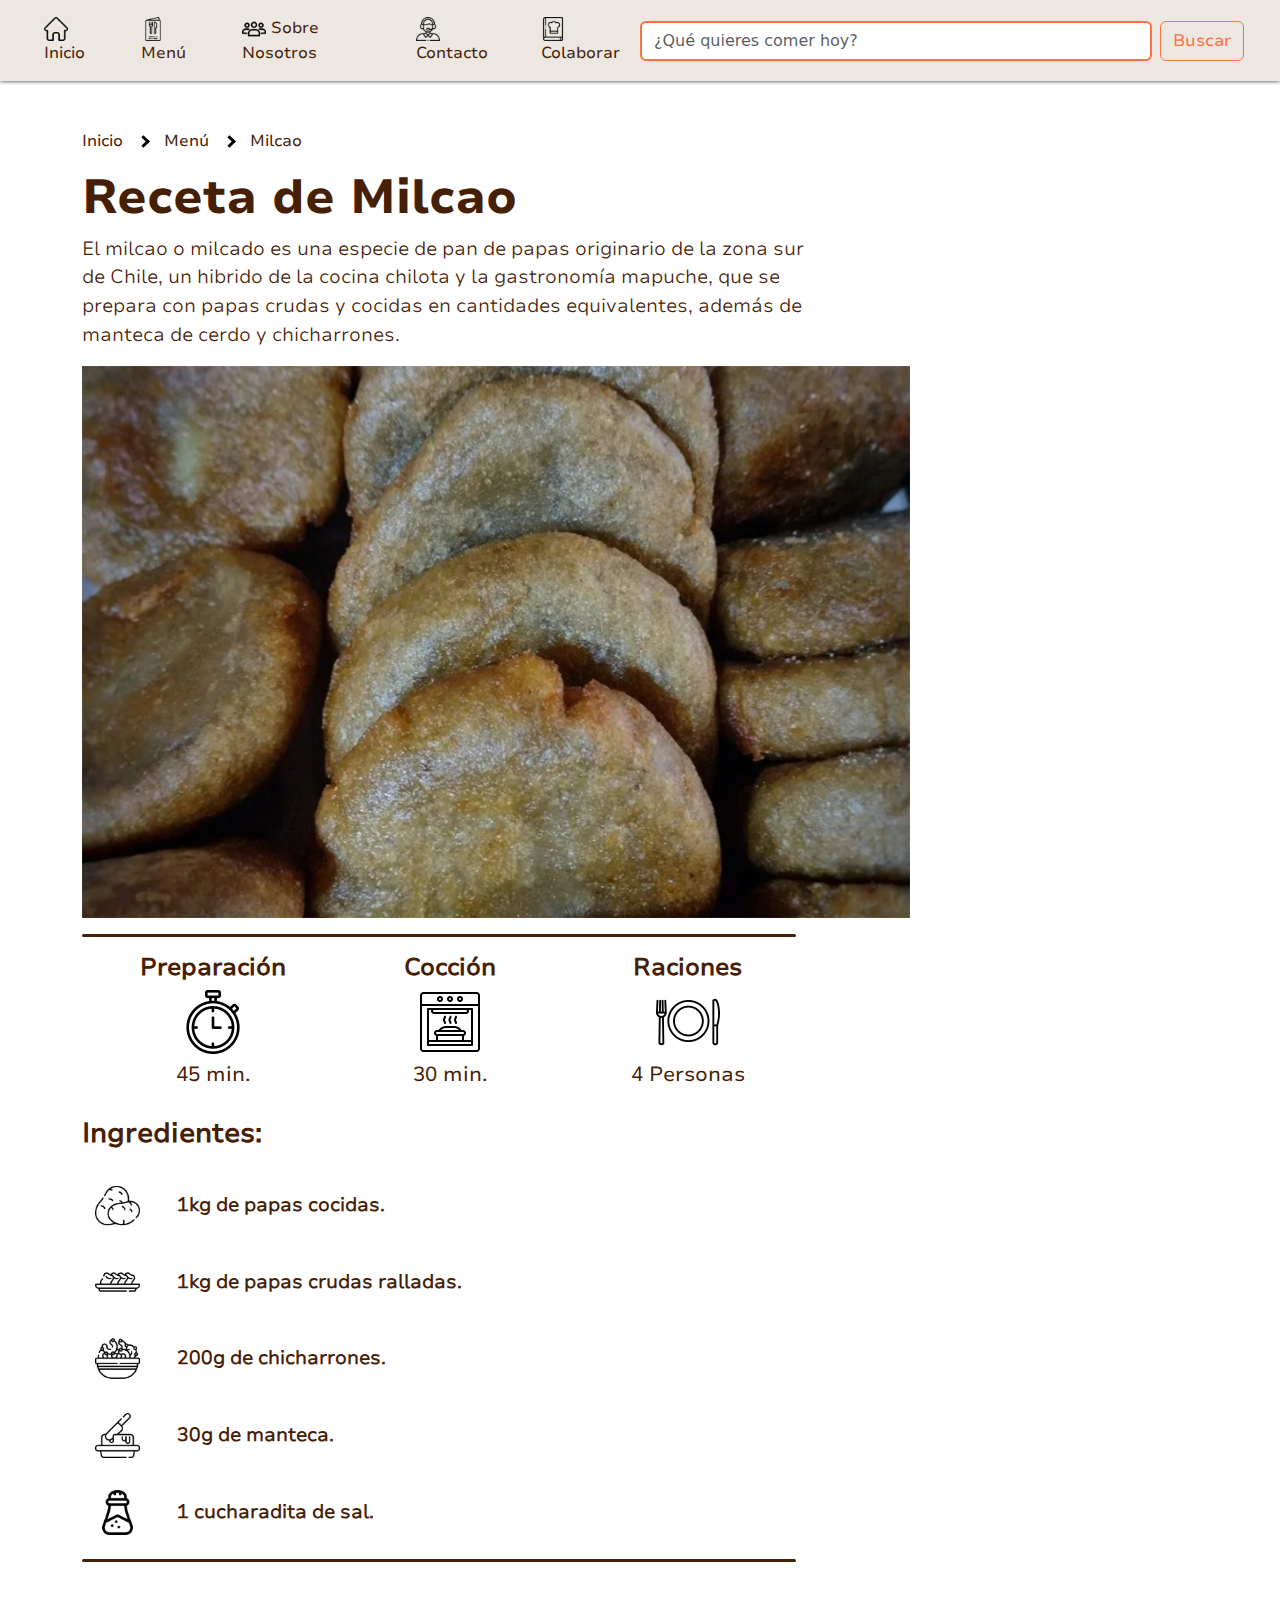
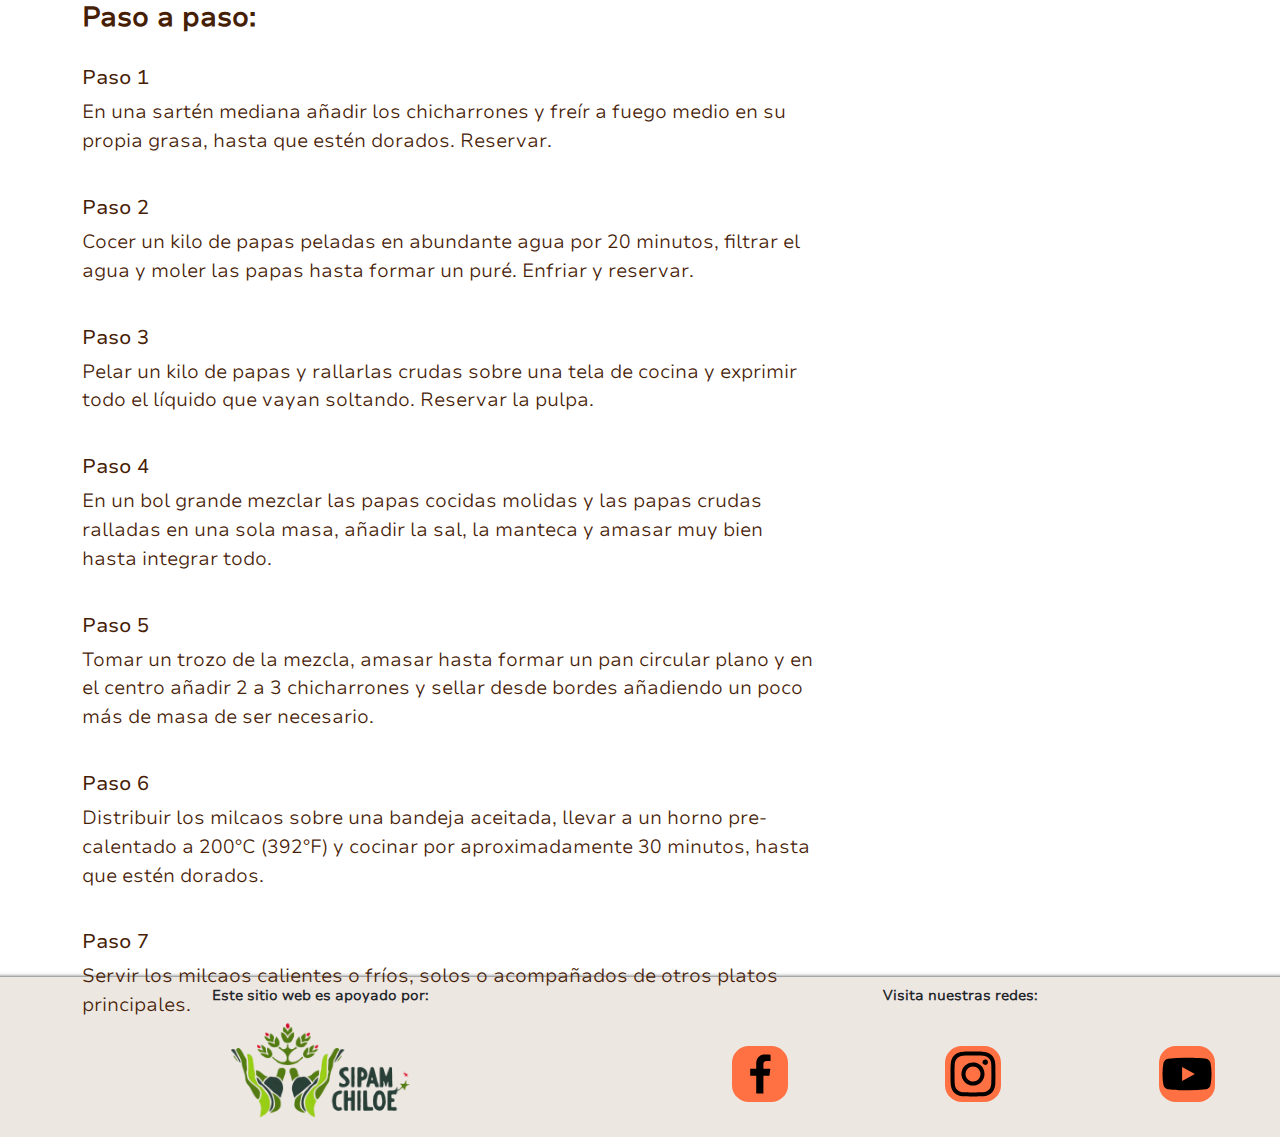
<file: recetas/milcao.html>
<!DOCTYPE html>
<html lang="es">
<head>

    <!-- METADATOS -->
    <meta charset="UTF-8">
    <meta name="author" content="Ignacio Díaz">
    <meta name="viewport" content="width=device-width, initial-scale=1">

    <!-- TITULO -->
    <title>Milcao | Recetas Chilotas</title>

    <!-- FAVICON -->
    <link rel="icon" type="image/x-icon" href="../assets/img/logo.png">

    <!-- BOOTSTRAP CSS -->
    <link rel="stylesheet" href="../assets/css/bootstrap/css/bootstrap.min.css">
    <!-- CSS -->
    <link rel="stylesheet" href="../assets/css/style.css">
    <!-- RESPONSIVE -->
    <link rel="stylesheet" href="../assets/css/width/extra-extra-large.css">
    <link rel="stylesheet" href="../assets/css/width/extra-large.css">
    <link rel="stylesheet" href="../assets/css/width/large.css">
    <link rel="stylesheet" href="../assets/css/width/medium.css">
    <link rel="stylesheet" href="../assets/css/width/small.css">

</head>
<body>
<!-- ENCABEZADO -->
<header>
    <!-- BARRA DE NAVEGACION -->
    <nav class="navbar navbar-expand-lg">
        <div class="container-fluid">
            <button class="navbar-toggler" type="button" data-bs-toggle="collapse" data-bs-target="#navbarTogglerDemo01" aria-controls="navbarTogglerDemo01" aria-expanded="false" aria-label="Toggle navigation">
                <span class="navbar-toggler-icon"></span>
            </button>
            <div class="collapse navbar-collapse" id="navbarTogglerDemo01">
                <ul class="navbar-nav me-auto mb-2 mb-lg-0">
                    <li class="nav-item">
                        <a class="nav-link ms-lg-4" aria-current="page" href="../index.html">
                            <img src="../assets/img/inicio.png" alt="Inicio">
                            Inicio</a>
                    </li>
                    <li class="nav-item">
                        <a class="nav-link ms-lg-4" href="../menu.html">
                            <img src="../assets/img/menu.png" alt="Menu" class="d-inline-block align-text-top">
                            Menú</a>
                    </li>
                    <li class="nav-item">
                        <a class="nav-link ms-lg-4" href="../nosotros.html">
                            <img src="../assets/img/nosotros.png" alt="Nosotros" class="d-inline-block align-text-top">
                            Sobre Nosotros</a>
                    </li>
                    <li class="nav-item">
                        <a class="nav-link ms-lg-4" href="../contacto.html">
                            <img src="../assets/img/contacto.png" alt="Contacto" class="d-inline-block align-text-top">
                            Contacto</a>
                    </li>
                    <li class="nav-item">
                        <a class="nav-link ms-lg-4" href="../colaborar.html">
                            <img src="../assets/img/colaborar.png" alt="Colaborar" class="d-inline-block align-text-top">
                            Colaborar</a>
                    </li>
                </ul>
                <form class="d-flex" role="search">
                    <input class="form-control me-2" type="search" placeholder="¿Qué quieres comer hoy?" aria-label="Search">
                    <button class="btn btn-outline-success me-4" type="submit">Buscar</button>
                </form>
            </div>
        </div>
    </nav>
</header>

<!-- SECCION RECETA -->
<section class="seccion-receta">
    <div class="container">
        <div class="row">
            <div class="col-sm-6 col-md-6 col-lg-6 col-xl-6 col-xxl-6 mt-5">
                <ul class="breadcrumb">
                    <li>
                        <a href="../index.html">Inicio</a>
                    </li>
                    <li>
                        <i class="flecha ms-3"></i>
                    </li>
                    <li>
                        <a class="ms-3" href="../menu.html">Menú</a>
                    </li>
                    <li>
                        <i class="flecha ms-3"></i>
                    </li>
                    <li class="ms-3">
                        Milcao
                    </li>
                </ul>
            </div>
            <div class="col-sm-6 col-md-6 col-lg-6 col-xl-6 col-xxl-6"></div>
        </div>
        <div class="row">
            <div class="col-sm-12 col-md-12 col-lg-7 col-xl-6 col-xxl-6">
                <h1>Receta de Milcao</h1>
            </div>
            <div class="col-lg-5 col-xl-6 col-xxl-6"></div>
        </div>
        <div class="row">
            <div class="col-sm-12 col-md-12 col-lg-7 col-xl-8 col-xxl-8">
                <p>El milcao o milcado es una especie de pan de papas originario de la zona sur de Chile, un hibrido de la cocina chilota y la gastronomía mapuche, que se prepara con papas crudas y cocidas en cantidades equivalentes, además de manteca de cerdo y chicharrones.</p>
            </div>
            <div class="col-lg-5 col-xl-4 col-xxl-4"></div>
        </div>
        <div class="row">
            <div class="col-sm-12 col-md-12 col-lg-8 col-xl-8 col-xxl-8">
                <img src="../assets/img/milcao2.jpg" alt="Milcao">
            </div>
            <div class="col-lg-4 col-xl-4 col-xxl-4"></div>
        </div>
        <div class="row">
            <div class="col-sm-12 col-md-12 col-lg-8 col-xl-8 col-xxl-8">
                <hr>
            </div>
            <div class="col-lg-4 col-xl-8 col-xxl-8"></div>
        </div>
        <div class="row">
            <div class="col-sm-4 col-md-4 col-lg-3 col-xl-3 col-xxl-3 d-flex justify-content-center">
                <h3>Preparación</h3>
            </div>
            <div class="col-sm-4 col-md-4 col-lg-2 col-xl-2 col-xxl-2 d-flex justify-content-center">
                <h3>Cocción</h3>
            </div>
            <div class="col-sm-4 col-md-4 col-lg-3 col-xl-3 col-xxl-3 d-flex justify-content-center">
                <h3>Raciones</h3>
            </div>
            <div class="col-lg-4 col-xl-4 col-xxl-4"></div>
        </div>
        <div class="row">
            <div class="col-sm-4 col-md-4 col-lg-3 col-xl-3 col-xxl-3 d-flex justify-content-center indicaciones">
                <img src="../assets/img/preparacion.png" alt="Preparación">
            </div>
            <div class="col-sm-4 col-md-4 col-lg-2 col-xl-2 col-xxl-2 d-flex justify-content-center indicaciones">
                <img src="../assets/img/coccion.png" alt="Cocción">
            </div>
            <div class="col-sm-4 col-md-4 col-lg-3 col-xl-3 col-xxl-3 d-flex justify-content-center indicaciones">
                <img src="../assets/img/raciones.png" alt="Raciones">
            </div>
            <div class="col-lg-4 col-xl-4 col-xxl-4"></div>
        </div>
        <div class="row">
            <div class="col-sm-4 col-md-4 col-lg-3 col-xl-3 col-xxl-3 d-flex justify-content-center">
                <h4>45 min.</h4>
            </div>
            <div class="col-sm-4 col-md-4 col-lg-2 col-xl-2 col-xxl-2 d-flex justify-content-center">
                <h4>30 min.</h4>
            </div>
            <div class="col-sm-4 col-md-4 col-lg-3 col-xl-3 col-xxl-3 d-flex justify-content-center">
                <h4>4 Personas</h4>
            </div>
            <div class="col-lg-4 col-xl-4 col-xxl-4"></div>
        </div>
        <div class="row">
            <div class="col-sm-2 col-md-2 col-lg-2 col-xl-2 col-xxl-2">
                <h2 class="mt-lg-4 mt-sm-4">Ingredientes:</h2>
            </div>
            <div class="col-sm-10 col-md-10 col-lg-10 col-xl-10 col-xxl-10"></div>
        </div>
        <div class="row mt-sm-4 mt-lg-4">
            <div class="col-sm-1 col-md-1 col-lg-1 col-xl-1 col-xxl-1 ingredientes d-flex justify-content-center">
                <img src="../assets/img/papas.png" alt="papas">
            </div>
            <div class="col-sm-7 col-md-7 col-lg-7 col-xl-7 col-xxl-7 mt-sm-2 mt-lg-2">
                <p style="font-weight: bold;">1kg de papas cocidas.</p>
            </div>
            <div class="col-sm-4 col-md-4 col-lg-4 col-xl-4 col-xxl-4"></div>
        </div>
        <div class="row mt-sm-4 mt-lg-4">
            <div class="col-sm-1 col-md-1 col-lg-1 col-xl-1 col-xxl-1 ingredientes d-flex justify-content-center">
                <img src="../assets/img/papa-rallada.png" alt="Papas ralladas">
            </div>
            <div class="col-sm-7 col-md-7 col-lg-7 col-xl-7 col-xxl-7 mt-sm-2 mt-lg-2">
                <p style="font-weight: bold;">1kg de papas crudas ralladas.</p>
            </div>
            <div class="col-sm-4 col-md-4 col-lg-4 col-xl-4 col-xxl-4"></div>
        </div>
        <div class="row mt-sm-4 mt-lg-4">
            <div class="col-sm-1 col-md-1 col-lg-1 col-xl-1 col-xxl-1 ingredientes d-flex justify-content-center">
                <img src="../assets/img/chicharron.png" alt="chicharrones">
            </div>
            <div class="col-sm-7 col-md-7 col-lg-7 col-xl-7 col-xxl-7 mt-sm-2 mt-lg-2">
                <p style="font-weight: bold;">200g de chicharrones.</p>
            </div>
            <div class="col-sm-4 col-md-4 col-lg-4 col-xl-4 col-xxl-4"></div>
        </div>
        <div class="row mt-sm-4 mt-lg-4">
            <div class="col-sm-1 col-md-1 col-lg-1 col-xl-1 col-xxl-1 ingredientes d-flex justify-content-center">
                <img src="../assets/img/manteca.png" alt="manteca">
            </div>
            <div class="col-sm-7 col-md-7 col-lg-7 col-xl-7 col-xxl-7 mt-sm-2 mt-lg-2">
                <p style="font-weight: bold;">30g de manteca.</p>
            </div>
            <div class="col-sm-4 col-md-4 col-lg-4 col-xl-4 col-xxl-4"></div>
        </div>
        <div class="row mt-sm-4 mt-lg-4">
            <div class="col-sm-1 col-md-1 col-lg-1 col-xl-1 col-xxl-1 ingredientes d-flex justify-content-center">
                <img src="../assets/img/sal.png" alt="sal">
            </div>
            <div class="col-sm-7 col-md-7 col-lg-7 col-xl-7 col-xxl-7 mt-sm-2 mt-lg-2">
                <p style="font-weight: bold;">1 cucharadita de sal.</p>
            </div>
            <div class="col-sm-4 col-md-4 col-lg-4 col-xl-4 col-xxl-4"></div>
        </div>
        <div class="row">
            <div class="col-sm-12 col-md-12 col-md-12 col-lg-8 col-xl-8 col-xxl-8">
                <hr>
            </div>
            <div class="col-lg-4 col-xl-4 col-xxl-4"></div>
        </div>
        <div class="row">
            <div class="col-sm-4 col-md-4 col-lg-3 col-xl-3 col-xxl-2">
                <h2 class="mt-sm-4 mt-lg-4">Paso a paso:</h2>
            </div>
            <div class="col-sm-8 col-md-8 col-lg-9 col-xl-9 col-xxl-10"></div>
        </div>
        <div class="row mt-sm-4 mt-lg-4">
            <div class="col-sm-3 col-md-3 col-lg-2 col-xl-1 col-xxl-1">
                <h5>Paso 1</h5>
            </div>
            <div class="col-sm-9 col-md-9 col-lg-10 col-xl-11 col-xxl-11"></div>
        </div>
        <div class="row">
            <div class="col-sm-12 col-md-12 col-lg-8 col-xl-8 col-xxl-8">
                <p>En una sartén mediana añadir los chicharrones y freír a fuego medio en su propia grasa, hasta que estén dorados. Reservar.</p>
            </div>
            <div class="col-lg-4 col-xl-8 col-xxl-8"></div>
        </div>
        <div class="row mt-sm-4 mt-lg-4">
            <div class="col-sm-3 col-md-3 col-lg-2 col-xl-1 col-xxl-1">
                <h5>Paso 2</h5>
            </div>
            <div class="col-sm-9 col-md-9 col-lg-10 col-xl-11 col-xxl-11"></div>
        </div>
        <div class="row">
            <div class="col-sm-12 col-md-12 col-lg-8 col-xl-8 col-xxl-8">
                <p>Cocer un kilo de papas peladas en abundante agua por 20 minutos, filtrar el agua y moler las papas hasta formar un puré. Enfriar y reservar.</p>
            </div>
            <div class="col-lg-4"></div>
        </div>
        <div class="row mt-sm-4 mt-lg-4">
            <div class="col-sm-3 col-md-3 col-lg-2 col-xl-1 col-xxl-1">
                <h5>Paso 3</h5>
            </div>
            <div class="col-sm-9 col-md-9 col-lg-10 col-xl-11 col-xxl-11"></div>
        </div>
        <div class="row">
            <div class="col-sm-12 col-md-12 col-lg-8 col-xl-8 col-xxl-8">
                <p>Pelar un kilo de papas y rallarlas crudas sobre una tela de cocina y exprimir todo el líquido que vayan soltando. Reservar la pulpa.</p>
            </div>
            <div class="col-lg-4"></div>
        </div>
        <div class="row mt-sm-4 mt-lg-4">
            <div class="col-sm-3 col-md-3 col-lg-2 col-xl-1 col-xxl-1">
                <h5>Paso 4</h5>
            </div>
            <div class="col-sm-9 col-md-9 col-lg-10 col-xl-11 col-xxl-11"></div>
        </div>
        <div class="row">
            <div class="col-sm-12 col-md-12 col-lg-8 col-xl-8 col-xxl-8">
                <p>En un bol grande mezclar las papas cocidas molidas y las papas crudas ralladas en una sola masa, añadir la sal, la manteca y amasar muy bien hasta integrar todo.</p>
            </div>
            <div class="col-lg-4"></div>
        </div>
        <div class="row mt-sm-4 mt-lg-4">
            <div class="col-sm-3 col-md-3 col-lg-2 col-xl-1 col-xxl-1">
                <h5>Paso 5</h5>
            </div>
            <div class="col-sm-9 col-md-9 col-lg-10 col-xl-11 col-xxl-11"></div>
        </div>
        <div class="row">
            <div class="col-sm-12 col-md-12 col-lg-8 col-xl-8 col-xxl-8">
                <p>Tomar un trozo de la mezcla, amasar hasta formar un pan circular plano y en el centro añadir 2 a 3 chicharrones y sellar desde bordes añadiendo un poco más de masa de ser necesario.</p>
            </div>
            <div class="col-lg-4"></div>
        </div>
        <div class="row mt-sm-4 mt-lg-4">
            <div class="col-sm-3 col-md-3 col-lg-2 col-xl-1 col-xxl-1">
                <h5>Paso 6</h5>
            </div>
            <div class="col-sm-9 col-md-9 col-lg-10 col-xl-11 col-xxl-11"></div>
        </div>
        <div class="row">
            <div class="col-sm-12 col-md-12 col-lg-8 col-xl-8 col-xxl-8">
                <p>Distribuir los milcaos sobre una bandeja aceitada, llevar a un horno pre-calentado a 200°C (392°F) y cocinar por aproximadamente 30 minutos, hasta que estén dorados.</p>
            </div>
            <div class="col-lg-4"></div>
        </div>
        <div class="row mt-sm-4 mt-lg-4">
            <div class="col-sm-3 col-md-3 col-lg-2 col-xl-1 col-xxl-1">
                <h5>Paso 7</h5>
            </div>
            <div class="col-sm-9 col-md-9 col-lg-10 col-xl-11 col-xxl-11"></div>
        </div>
        <div class="row">
            <div class="col-sm-12 col-md-12 col-lg-8 col-xl-8 col-xxl-8">
                <p>Servir los milcaos calientes o fríos, solos o acompañados de otros platos principales.</p>
            </div>
            <div class="col-lg-4 col-xl-4 col-xxl-4"></div>
        </div>
    </div>
</section>

<!-- PIE DE PÁGINA -->
<footer>
    <section class="pie small mt-md-5 mt-lg-5">
        <div class="container-fluid">
            <div class="row">
                <div class="col-sm-6 col-md-6 col-lg-6 col-xl-6 col-xxl-6 d-flex justify-content-center mt-2">
                    <p>Este sitio web es apoyado por:</p>
                </div>
                <div class="col-sm-6 col-md-6 col-lg-6 col-xl-6 col-xxl-6 d-flex justify-content-center mt-2">
                    <p>Visita nuestras redes:</p>
                </div>
            </div>
            <div class="row">
                <div class="col-sm-6 col-md-6 col-lg-6 col-xl-6 col-xxl-6">
                    <a href="https://sipamchiloe.minagri.gob.cl/" class="d-flex justify-content-center">
                        <img src="../assets/img/logo-sipam.png" alt="SIPAM">
                    </a>
                </div>
                <div class="col-sm-2 col-md-2 col-lg-2 col-xl-2 col-xxl-2 redes">
                    <a href="https://www.facebook.com">
                        <img src="../assets/img/facebook.svg" alt="Facebook">
                    </a>
                </div>
                <div class="col-sm-2 col-md-2 col-lg-2 col-xl-2 col-xxl-2 redes">
                    <a href="https://www.instagram.com">
                        <img src="../assets/img/instagram.svg" alt="Instagram">
                    </a>
                </div>
                <div class="col-sm-2 col-md-2 col-lg-2 col-xl-2 col-xxl-2 redes">
                    <div>
                        <a href="https://www.youtube.com/">
                            <img src="../assets/img/youtube.svg" alt="YouTube">
                        </a>
                    </div>
                </div>
            </div>
        </div>
    </section>
</footer>


<!-- BOOTSTRAP JS -->
<script src="../assets/js/bootstrap/js/bootstrap.bundle.min.js"></script>
</body>
</html>
</file>
<file: assets/css/style.css>
/* VARIABLES */
:root{
    --color-fondo: #ffffff;
    --color-fondo-desierto: #EDE7E2;
    --color-destacado: #FF7043;
    --color-letra-normal: #462005;
}



/* FUENTES */
@font-face{
    font-family: Normal;
    src: url("NunitoSans_7pt-Regular.ttf");
}

@font-face{
    font-family: Delgado;
    src: url("NunitoSans_7pt-Light.ttf");
}
@font-face{
    font-family: Grueso;
    src: url("NunitoSans_7pt-ExtraBold.ttf");
}




/* NAVBAR */
.navbar{
    background-color: var(--color-fondo-desierto);
    box-shadow: 0 0 0.25rem 0;
}
/* NAVBAR ICONOS */
.navbar img{
    height: 1.5rem;
    width: auto;
}
/* FUENTE NAVBAR */
.navbar a{
    font-family: Normal, serif;
    font-size: 1rem;
    color: var(--color-letra-normal);
}
/* HOVER NAVBAR */
.navbar a:hover{
    font-weight: bold;
    color: var(--color-destacado);
}
/* BUSCADOR */
.navbar input{
    width: 39rem;
    border-color: var(--color-destacado);
    border-width: 0.13rem;
}
/* BOTÓN BUSCADOR */
.navbar button{
    font-family: Normal, serif;
    font-size: 1.050rem;
    color: var(--color-destacado);
    border-color: var(--color-destacado);
}
/* HOVER BOTON BUSCADOR */
.navbar button:hover{
    color: var(--color-fondo);
    background-color: var(--color-destacado);
    border-color: var(--color-destacado);
}



/* SECCION BIENVENIDA */
.seccion-bienvenida{
    background-color: var(--color-fondo);
    height: 36.5rem;
}
/* TITULO BIENVENIDA */
.seccion-bienvenida h1{
    font-family: Grueso, sans-serif;
    font-size: 3rem;
    line-height: 4rem;
    color: var(--color-letra-normal);
    margin-top: 5.25rem;
    margin-left: 4.25rem;
}
/* TEXTO BIENVENIDA */
.seccion-bienvenida p{
    font-family: Delgado, serif;
    font-size: 1.5rem;
    line-height: 3rem;
    color: var(--color-letra-normal);
    margin-top: 3rem;
    margin-left: 4rem;
}
/* BOTON BIENVENIDA */
.seccion-bienvenida a{
    font-family: Normal, serif;
    font-size: 1.050rem;
    color: var(--color-destacado);
    border-color: var(--color-destacado);
    margin-left: 4rem;
    margin-top: 3rem;
}
/* HOVER BOTON BIENVENIDA */
.seccion-bienvenida a:hover{
    color: var(--color-fondo);
    background-color: var(--color-destacado);
    border-color: var(--color-destacado);
}
/* IMAGEN BIENVENIDA */
.seccion-bienvenida img{
    height: 28rem;
    width: auto;
    margin-top: 3.8rem;
    box-shadow: 0.25rem 0.25rem 0.25rem 0;
}



/* SECCION OFRECER */
.seccion-ofrecer{
    background: linear-gradient(var(--color-fondo-desierto),var(--color-fondo));
    height: 118rem;
}
/* TITULO OFRECER */
.seccion-ofrecer h1{
    margin-top: 4rem;
    font-family: Grueso, serif;
    font-size: 3rem;
    color: var(--color-letra-normal);
}
/* TEXTO OFRECER */
.seccion-ofrecer p{
    margin-top: 1.5rem;
    font-family: Delgado, serif;
    color: var(--color-letra-normal);
    font-size: 1.8rem;
}
/* LEYENDAS OFRECER */
.seccion-ofrecer h2{
    margin-top: 0.8rem;
    font-family: Normal, serif;
    font-size: 1.6rem;
}
/* IMAGENES OFRECER */
.seccion-ofrecer img{
    margin-top: 2rem;
    margin-left: 2rem;
    border-radius: 0.5rem;
    height: 16.25rem;
    width: auto;
    box-shadow: 0.25rem 0.25rem 0.25rem 0;
}
/* LINKS OFRECER */
.seccion-ofrecer a{
    text-decoration: none;
    color: var(--color-letra-normal)
}
/* LINKS HOVER OFRECER */
.seccion-ofrecer a:hover{
    text-decoration: underline;
}



/* SECCION POPULARES TITULO */
.seccion-populares h1{
    margin-top: 8rem;
    font-size: 1.8rem;
}
/* SECCION POPULARES SUBTITULO */
.seccion-populares h2{
    font-size: 1.5rem;
    font-family: Normal, serif;
    font-weight: bold;
    text-decoration: underline;
    color: var(--color-letra-normal);
    margin-top: 3.5rem;
}
/* SECCION POPULARES TEXTO */
.seccion-populares p{
    font-size: 1.4rem;
    line-height: 2.8rem;
}
/* SECCION POPULARES IMAGENES */
.seccion-populares img{
    height: 17.8rem;
}
/* SECCION POPULARES BOTON */
.arrow-button{
    display: flex;
    font-family: Normal, serif;
    color: var(--color-destacado);
    background-color: transparent;
    border-color: transparent;
    padding: 10px 16px;
    border-radius: 20px;
    transition: all .3s ease;
    font-weight: bold;
    cursor: pointer;
    align-items: center;
    font-size: 14px;
}
/* SECCION POPULARES BOTON FLECHA */
.arrow-button > .arrow{
    width: 6px;
    height: 6px;
    border-right: 2px solid var(--color-destacado);
    border-bottom: 2px solid var(--color-destacado);
    position: relative;
    transform: rotate(-45deg);
    margin: 0 6px;
    transition: all .3s ease;
}
/* SECCION POPULARES BOTON ANTES */
.arrow-button > .arrow::before{
    display: block;
    background-color: var(--color-fondo);
    width: 3px;
    transform-origin: bottom right;
    height: 2px;
    position: absolute;
    opacity: 0;
    bottom: calc(-2px / 2);
    transform: rotate(45deg);
    transition: all .3s ease;
    content: "";
    right: 0;
}
/* SECCION POPULARES BOTON FLECHA HOVER */
.arrow-button:hover > .arrow{
    transform: rotate(-45deg) translate(4px, 4px);
    border-color: var(--color-fondo);
}
/* SECCION POPULARES BOTON HOVER ANTES */
.arrow-button:hover > .arrow::before{
    opacity: 1;
    width: 8px;
}
/* SECCION POPULARES BOTON HOVER */
.arrow-button:hover{
    background-color: var(--color-destacado);
    color: #fff;
}
/* SECCION POPULARES LINKS */
.seccion-populares a{
    text-decoration: none;
}
/* SECCION POPULARES LINKS HOVER */
.seccion-populares a:hover{
    text-decoration: none;
}



/* SECCION LIBRO */
.seccion-libro{
    height: 49.5rem;
    background-color: var(--color-fondo);
}
/* SECCION LIBRO TITULO */
.seccion-libro h1{
    font-family: Grueso, serif;
    font-size: 3rem;
    color: var(--color-letra-normal);
    margin-top: 8rem;
}
/* SECCION LIBRO TEXTO */
.seccion-libro p{
    font-family: Delgado, serif;
    font-size: 1.8rem;
    color: var(--color-letra-normal);
    line-height: 2.8rem;
    margin-top: 3.5rem;
}
/* SECCION LIBRO IMAGEN */
.seccion-libro img{
    height: 30rem;
    width: auto;
}
/* SECCION LIBRO LINEA */
.seccion-libro hr{
    height: 31rem;
    width: 0.2rem;
    background-color: var(--color-letra-normal);
    margin-left: 7rem;
}



/* PIE DE PAGINA */
.pie{
    background-color: var(--color-fondo-desierto);
    height: 10rem;
    box-shadow: 0 0.25rem 0.25rem 0.25rem;
}
/* PIE DE PAGINA TEXTO */
.pie p{
    font-family: Delgado, serif;
    font-weight: bolder;
}
/* PIE DE PAGINA SIPAM */
.pie img{
    height: 6rem;
    width: auto;
}
/* PIE DE PAGINA REDES */
.redes img{
    height: 3.5rem;
    width: auto;
    margin-left: 6rem;
    margin-top: 1.5rem;
    background-color: var(--color-destacado);
    background-position: center;
    border-radius: 30%;
}



/* SECCION FAQ */
.seccion-faq{
    background-color: var(--color-fondo);
}
/* SECCION FAQ TITULO */
.seccion-faq h1{
    font-family: Grueso, serif;
    color: var(--color-letra-normal);
}
/* SECCION FAQ TEXTO */
.texto-faq{
    font-family: Delgado, serif;
    font-size: 1.3rem;
    line-height: 2.5rem;
    text-align: justify;
    color: var(--color-letra-normal);
}
/* SECCION FAQ ACORDION */
.accordion{
    --bs-accordion-btn-bg: var(--color-fondo-desierto);
    --bs-accordion-active-bg: var(--color-destacado);
    --bs-accordion-active-color: var(--color-fondo);
    --bs-accordion-border-width: 0.05rem;
    --bs-accordion-border-color: var(--color-letra-normal);
}
/* SECCION FAQ TEXTO ACORDION */
.texto-acordion{
    font-family: Delgado, serif;
    font-size: 1.03rem;
    line-height: 2.5rem;
    text-align: justify;
    color: var(--color-letra-normal);
}
/* SECCION FAQ TITULO BOTON ACORDION */
.seccion-faq button{
    font-family: Normal, serif;
    font-weight: bold;
    color: var(--color-letra-normal);
}



/* SECCION MENU */
.seccion-menu{
    background-color: var(--color-fondo);
}
/* SECCION MENU RADIO */
#platos:checked ~ #recetas .bebidas, #platos:checked ~ #recetas .postres{
    display:none;
}
#bebidas:checked ~ #recetas .platos, #bebidas:checked ~ #recetas .postres{
    display:none;
}
#postres:checked ~ #recetas .platos, #postres:checked ~ #recetas .bebidas{
    display:none;
}
/* SECCION MENU TITULO */
.seccion-menu h1{
    font-family: Grueso, serif;
    color: var(--color-letra-normal);
}
/* SECCION MENU SUBTITULO */
.seccion-menu h2{
    font-family: Grueso, serif;
    font-size: 1.5rem;
    color: var(--color-letra-normal);
    margin-top: 3rem;
}
/* SECCION MENU TEXTO TARJETAS */
.seccion-menu p{
    font-family: Delgado, serif;
    color: var(--color-letra-normal);
}
/* SECCION MENU FILTRO */
.seccion-menu label{
    margin-top: 1.5rem;
    margin-left: 0.8rem;
    font-family: normal, serif;
    color: var(--color-letra-normal);
    background-color: var(--color-fondo-desierto);
    border-color: var(--color-letra-normal);
}
/* SECCION MENU FILTRO CHECKED & HOVER */
#todo:checked+label, #platos:checked+label, #bebidas:checked+label, #postres:checked+label{
    color: var(--color-fondo);
    background-color: var(--color-destacado);
    border-color: var(--color-destacado);
}
#todo:hover+label, #platos:hover+label, #bebidas:hover+label, #postres:hover+label{
    color: var(--color-fondo);
    background-color: var(--color-destacado);
    border-color: var(--color-destacado);
}
/* SECCION MENU TARJETAS */
.card{
    margin-top: 1rem;
    box-shadow: 0.10rem 0.10rem 0.10rem 0;
    background-color: var(--color-fondo-desierto);
}
/* SECCION MENU TARJETAS BOTON */
.seccion-menu a{
    font-family: Normal, serif;
    background-color: transparent;
    color: var(--color-destacado);
    border-color: var(--color-destacado);
}
/* SECCION MENU TARJETAS BOTON HOVER */
.seccion-menu a:hover{
    color: var(--color-fondo);
    background-color: var(--color-destacado);
    border-color: var(--color-destacado);
}



/* SECCION RECETA */
.seccion-receta{
    height: 159rem;
}
/* SECCION RECETA BREADCRUMB */
.seccion-receta li, .seccion-receta li > a{
    font-family: Normal, serif;
    text-decoration: none;
    color: var(--color-letra-normal);
}
/* SECCION RECETA LINK HOVER */
.seccion-receta a:hover{
    text-decoration: underline;
}
/* SECCION RECETA FLECHA */
.flecha {
    border: solid black;
    border-width: 0 3px 3px 0;
    display: inline-block;
    padding: 3px;
    transform: rotate(-45deg);
}
/* SECCION RECETA TÍTULOS */
.seccion-receta h1{
    font-family: Grueso, serif;
    color: var(--color-letra-normal);
    font-size: 3rem;
}
.seccion-receta h2{
    font-family: Normal, serif;
    font-weight: bold;
    color: var(--color-letra-normal);
    font-size: 1.7rem;
}
.seccion-receta h3{
    font-family: Normal, serif;
    font-weight: bold;
    color: var(--color-letra-normal);
    font-size: 1.5rem;
}
.seccion-receta h4{
    font-family: Normal, serif;
    color: var(--color-letra-normal);
    font-size: 1.28rem;
    margin-top: 0.5rem;
}
.seccion-receta h5{
    font-family: Normal, serif;
    color: var(--color-letra-normal);
}
/* SECCION RECETA TEXTO */
.seccion-receta p{
    font-family: Delgado, serif;
    color: var(--color-letra-normal);
    font-size: 1.2rem;
}
/* SECCION RECETA IMAGEN */
.seccion-receta img{
    height: 34.5rem;
    width: auto;
}
/* SECCION RECETA ICONOS */
.indicaciones > img{
    height: 4rem;
    width: auto;
}
.ingredientes > img{
    height: 2.8rem;
    width: auto;
}
/* SECCION RECETA HR */
.seccion-receta hr{
    border-width: 0.2rem;
    border-radius: 5rem;
    width: 97%;
    color: var(--color-letra-normal);
    opacity: 100%;
}



/* SECCION FORMULARIO */
.seccion-formulario{
    height: 35.5rem;
}
/* SECCION FORMULARIO COLABO. */
.seccion-formulario2{
    height: 78rem;
}
/* SECCION FORMULARIO TITULO */
.seccion-formulario h1{
    font-size: 3.2rem;
    color: var(--color-letra-normal);
    font-family: Grueso, serif;
}
/* SECCION FORMULARIO TEXTO */
.seccion-formulario p{
    margin-top: 5rem;
    font-size: 1.5rem;
    color: var(--color-letra-normal);
    font-family: Delgado, serif;
}
/* SECCION FORMULARIO BOTON */
.seccion-formulario button{
    font-family: Normal, serif;
    font-size: 1.050rem;
    background-color: transparent;
    color: var(--color-destacado);
    border-color: var(--color-destacado);
}
/* SECCION FORMULARIO BOTON HOVER */
.seccion-formulario button:hover{
    font-family: Normal, serif;
    font-size: 1.050rem;
    background-color: var(--color-destacado);
    color: var(--color-fondo);
    border-color: var(--color-destacado);
}
/* SECCION FORMULARIO FORM ESTILO */
.seccion-formulario input, .seccion-formulario textarea, .seccion-formulario select{
    font-family: Delgado, serif;
    border-color: var(--color-destacado);
}
/* SECCION FORMULARIO SPAN */
.seccion-formulario span{
    font-family: Delgado, serif;
    background-color: var(--color-fondo-desierto);
    border-color: var(--color-destacado);
}
/* SECCION FORMULARIO LABEL */
.seccion-formulario label{
    font-family: Delgado, serif;
}
/* SECCION FORMULARIO FORM */
.colaborar-form{
    margin-left: 25%;
    width: 50%;
    margin-top: 2rem;
}
.contacto-form{
    width: 100%;
}
</file>
<file: assets/css/width/extra-extra-large.css>
@media (max-width: 1400px){
    /* NAVBAR BUSCADOR */
    .navbar input{
        width: 32rem;
    }



    /* SECCION BIENVENIDA IMAGEN */
    .seccion-bienvenida img{
        margin-top: 5.5rem;
        height: 26rem;
    }



    /* SECCION POPULARES SUBTITULOS */
    .seccion-populares h2{
        margin-left: 2rem;
    }
    /* SECCION POPULARES TEXTO */
    .seccion-populares p{
        margin-left: 2rem;
    }



    /* SECCION LIBRO TEXTO */
    .seccion-libro p{
        margin-top: 3rem;
    }



    /* PIE DE PÁGINA REDES */
    .redes img{
        margin-left: 5rem;
    }



    .seccion-receta{
        height: 153rem;
    }
}
</file>
<file: assets/css/width/extra-large.css>
@media (max-width: 1200px){
    /* NAVBAR BUSCADOR */
    .navbar input{
        width: 20.5rem;
    }



    /* SECCION BIENVENIDA */
    .seccion-bienvenida{
        height: 36rem;
    }
    /* SECCION BIENVENIDA TITULO */
    .seccion-bienvenida h1{
        font-size: 2rem;
    }
    /* SECCION BIENVENIDA TEXTO */
    .seccion-bienvenida p{
        margin-top: 3rem;
        font-size: 1.2rem;
    }
    /* SECCION BIENVENIDA IMAGEN */
    .seccion-bienvenida img{
        margin-top: 6.5rem;
        height: 23.5rem;
    }
    /* SECCION BIENVENIDA BOTON */
    .seccion-bienvenida a{
        margin-top: 1.2rem;
    }




    .seccion-ofrecer{
        height: 110rem;
    }
    /* SECCION OFRECER TITULO */
    .seccion-ofrecer h1{
        font-size: 2.5rem;
    }
    /* SECCION OFRECER IMAGEN */
    .seccion-ofrecer img{
        height: 12.5rem;
    }



    /* SECCION POPULARES TITULO */
    .seccion-populares h1{
        font-size: 1.65rem;
    }
    /* SECCION POPULARES SUBTITULO */
    .seccion-populares h2{
        font-size: 1.4rem;
    }
    /* SECCION POPULARES TEXTO */
    .seccion-populares p{
        font-size: 1.15rem;
    }
    /* SECCION POPULARES IMAGEN */
    .seccion-populares img{
        margin-left: 0;
        height: 16.5rem;
    }



    /* SECCION LIBRO */
    .seccion-libro{
        height: 49rem;
    }
    /* SECCION LIBRO TITULO */
    .seccion-libro h1{
        font-size: 2.7rem;
    }
    /* SECCION LIBRO TEXTO */
    .seccion-libro p{
        font-size: 1.5rem;
    }
    /* SECCION LIBRO IMAGEN */
    .seccion-libro img{
        margin-top: 1rem;
    }



    /* PIE DE PAGINA REDES */
    .redes img{
        margin-left: 3.5rem;
    }



    /* SECCION RECETA */
    .seccion-receta{
        height: 157rem;
    }
    /* SECCION RECETA IMAGEN */
    .seccion-receta img{
        height: 29.7rem;
    }
    /* SECCION RECETA ICONOS */
    .indicaciones img{
        height: 3.5rem;
    }
    .ingredientes img{
        height: 3.3rem;
    }
}
</file>
<file: assets/css/width/large.css>
@media (min-width: 991px) and (max-width: 993px){
    /* NAVBAR BUSCADOR TEXTO */
    .navbar ::placeholder{
        color: transparent;
    }
    .input-group ::placeholder{
        color: transparent;
    }
}

@media (max-width: 992px){
    /* NAVBAR BUSCADOR */
    .navbar input{
        width: 7.5rem;
    }



    /* SECCION BIENVENIDA */
    .seccion-bienvenida{
        height: 33rem;
    }
    /* SECCION BIENVENIDA TITULO */
    .seccion-bienvenida h1{
        margin-left: 1.5rem;
        margin-top: 3rem;
        font-size: 2.2rem;
    }
    /* SECCION BIENVENIDA TEXTO */
    .seccion-bienvenida p{
        margin-top: 1.5rem;
        margin-left: 1.5rem;
    }
    /* SECCION BIENVENIDO BOTON */
    .seccion-bienvenida a{
        margin-left: 1.5rem;
    }
    /* SECCION BIENVENIDA IMAGEN */
    .seccion-bienvenida img{
        margin-right: 1.5rem;
        height: 20rem;
    }



    /* SECCION OFRECER */
    .seccion-ofrecer{
        height: 124rem;
    }
    /* SECCION OFRECER IMAGEN */
    .seccion-ofrecer img{
        height: 11rem;
    }



    /* SECCION POPULARES ICONOS */
    .seccion-populares img{
        height: 14rem;
    }
    /* SECCION POPULARES SUBTITULO */
    .seccion-populares h2{
        font-size: 1.4rem;
        margin-left: 7.5rem;
    }
    /* SECCION POPULARES TEXTO */
    .seccion-populares p{
        font-size: 1rem;
        margin-left: 7.5rem;
    }



    /* SECCION LIBRO */
    .seccion-libro{
        height: 48rem;
    }
    /* SECCION LIBRO TITULO */
    .seccion-libro h1{
        font-size: 2.2rem;
    }
    /* SECCION LIBRO TEXTO */
    .seccion-libro p{
        font-size: 1.25rem;
    }
    /* SECCION LIBRO HR */
    .seccion-libro hr{
        margin-left: 3rem;
    }
    /* SECCION LIBRO IMAGEN */
    .seccion-libro img{
        margin-right: 2.5rem;
    }



    /* PIE DE PAGINA REDES */
    .redes img{
        margin-left: 2.5rem;
    }



    /* SECCION RECETA IMAGEN */
    .seccion-receta img{
        height: 24.9rem;
    }
    /* SECCION RECETA ICONOS */
    .indicaciones img{
        height: 3rem;
    }
    .ingredientes img{
        height: 2.5rem;
    }



    /* SECCION FORMULARIO COLABO. */
    .seccion-formulario2{
        height:81rem;
    }
    /* COLABO FORM ESTILO */
    .colaborar-form{
        margin-left: 15%;
        width: 70%;
    }
}
</file>
<file: assets/css/width/medium.css>
@media (max-width: 768px){
    /* NAVBAR BUSCADOR */
    .navbar input{
        width: 40rem;
    }


    /* SECCION BIENVENIDA */
    .seccion-bienvenida{
        height: 27rem;
    }
    /* SECCION BIENVENIDA TITULO */
    .seccion-bienvenida h1{
        text-align: center;
        margin-left: 0;
    }
    /* SECCION BIENVENIDA TEXTO */
    .seccion-bienvenida p{
        text-align: center;
        font-size: 1.15rem;
        margin-left: 0;
    }
    /* SECCION BIENVENIDA IMAGEN */
    .seccion-bienvenida img{
        display: none;
    }
    /* SECCION BIENVENIDA BOTON */
    .seccion-bienvenida a{
        margin-top: 1.8rem;
        margin-left: 19.5rem;
    }



    /* SECCION OFRECER */
    .seccion-ofrecer{
        height: 160rem;
    }

    .seccion-ofrecer h2{
        margin-left: 0;
    }
    /* SECCION OFRECER TEXTO */
    .seccion-ofrecer p{
        margin-left: 0;
        font-size: 1.5rem;
    }
    /* SECCION OFRECER IMAGEN */
    .seccion-ofrecer img{
        height: 8.4rem;
        margin-right: 1.5rem;
    }



    /* SECCION POPULARES IMAGEN */
    .seccion-populares img{
        margin-left: 11.5rem;
        height: 14rem;
    }



    /* SECCION LIBRO TITULO */
    .seccion-libro h1{
        text-align: center;
        font-size: 2.3rem;
    }
    /* SECCION LIBRO TEXTO */
    .seccion-libro p{
        text-align: center;
        font-size: 1.1rem;
        line-height: 1.5rem;
    }
    /* SECCION LIBRO HR */
    .seccion-libro hr{
        display: none;
    }
    /* SECCION LIBRO IMAGEN */
    .seccion-libro img{
        margin-left: 17rem;
        margin-top: 1rem;
        height: 20rem;
    }



    /* FOOTER IMAGEN REDES */
    .redes img{
        margin-left: 1.5rem;
    }



    /* SECCION RECETA */
    .seccion-receta{
        height: 160rem;
    }
    /* SECCION RECETA IMAGEN */
    .seccion-receta img{
        height: 30rem;
    }
    /* SECCION RECETA ICONOS*/
    .indicaciones img{
        height: 4rem;
    }
    .ingredientes img{
        height: 3rem;
    }
    /* SECCION RECETA HR */
    .seccion-receta hr{
        width: 45rem;
    }



    /* SECCION MENU TEXTO */
    .seccion-menu p{
        display: -webkit-box;
        -webkit-box-orient: vertical;
        -webkit-line-clamp: 4;
        overflow: hidden;
    }



    /* SECCION FORMULARIO */
    .seccion-formulario{
        height: 47rem;
    }
    /* SECCION FORMULARIO COLABO. */
    .seccion-formulario2{
        height:80rem;
    }
    /* SECCION FORMULARIO TEXTO */
    .seccion-formulario p{
        text-align: center;
        margin-top: 2.5rem;
        font-size: 1.2rem;
    }
    /* SECCION FORMULARIO FORM */
    .seccion-formulario form{
        margin-top: 2.5rem;
    }
    .colaborar-form{
        margin-left: 5%;
        width: 90%;
    }
}
</file>
<file: assets/css/width/small.css>
@media(max-width: 576px){
    /* NAVBAR BUSCADOR */
    .navbar input{
        width: 28.7rem;
    }



    /* SECCION BIENVENIDA */
    .seccion-bienvenida{
        height: 30rem;
    }
    /* SECCION BIENVENIDA TITULO */
    .seccion-bienvenida h1{
        text-align: center;
        font-size: 2rem;
        margin-top: 3rem;
        margin-left: 0;
    }
    /* SECCION BIENVENIDA TEXTO */
    .seccion-bienvenida p{
        text-align: center;
        font-size: 1.2rem;
        margin-top: 1.5rem;
        margin-left: 0;
    }
    /* SECCION BIENVENIDA IMAGEN */
    .seccion-bienvenida img{
        display: none;
    }
    /* SECCION BIENVENIDA BOTON */
    .seccion-bienvenida a{
        margin-top: 1rem;
        margin-left: 13.5rem;
    }



    /* SECCION OFRECER */
    .seccion-ofrecer{
        height: 152rem;
    }
    /* SECCION OFRECER TITULO */
    .seccion-ofrecer h1{
        font-size: 2rem;
        margin-top: 3.5rem;
    }
    /* SECCION OFRECER TEXTO */
    .seccion-ofrecer p{
        font-size: 1.3rem;
    }
    /* SECCION OFRECER IMAGEN */
    .seccion-ofrecer img{
        margin-right: 1.8rem;
        height: 5.5rem;
    }
    /* SECCION OFRECER LEYENDA */
    .seccion-ofrecer h2{
        font-size: 1.3rem;
    }



    /* SECCION POPULARES TITULO */
    .seccion-populares h1{
        font-size: 1.2rem;
    }
    /* SECCION POPULARES IMAGEN */
    .seccion-populares img{
        margin-left: 5.5rem;
        height: 14rem;
    }
    /* SECCION POPULARES TITULO */
    .seccion-populares h2{
        font-size: 1.3rem;
    }
    /* SECCION POPULARES TEXTO */
    .seccion-populares p{
        font-size: 1rem;
        text-align: justify;
    }
    /* SECCION POPULARES BOTON */
    .seccion-populares button{
        margin-left: 1.7rem;
    }




    /* SECCION LIBRO */
    .seccion-libro{
        height: 45rem;
    }
    /* SECCION LIBRO TITULO */
    .seccion-libro h1{
        margin-top: 4rem;
        text-align: center;
        font-size: 2rem;
    }
    /* SECCION LIBRO TEXTO */
    .seccion-libro p{
        line-height: 1.5rem;
        font-size: 1rem;
    }
    /* SECCION LIBRO HR */
    .seccion-libro hr{
        display: none;
    }
    /* SECCION LIBRO IMAGEN */
    .seccion-libro img{
        margin-left: 12.5rem;
        margin-top: 1rem;
        height: 15rem;
    }



    /* FOOTER IMAGEN REDES */
    .redes img{
        height: 3rem;
        margin-left: 0.5rem;
    }
    /* FOOTER NOSOTROS */
    .small{
        margin-top: 3rem;
    }



    /* SECCION MENU TEXTO */
    .seccion-menu p{
        display: -webkit-box;
        -webkit-box-orient: vertical;
        -webkit-line-clamp: 3;
        overflow: hidden;
    }

    /* SECCION RECETA */
    .seccion-receta{
        height: 163rem;
    }
    /* SECCION RECETA IMAGEN */
    .seccion-receta img{
        height: 22rem;
    }
    /* SECCION RECETA ICONOS */
    .indicaciones img{
        height: 4rem;
    }
    .ingredientes img{
        height: 2rem;
    }
    /* SECCION RECETA HR */
    .seccion-receta hr{
        width: 33rem;
    }
    /* SECCION RECETA TITULO */
    .seccion-receta h2{
        font-size: 1.3rem;
    }



    /* SECCION FORMULARIO */
    .seccion-formulario{
        height: 50rem;
    }
    /* SECCION FORMULARIO COLABO. */
    .seccion-formulario2{
        height:87rem;
    }
    /* COLABO FORM ESTILO */
    .colaborar-form{
        margin-left: 0;
        width: 100%;
    }
}
</file>
